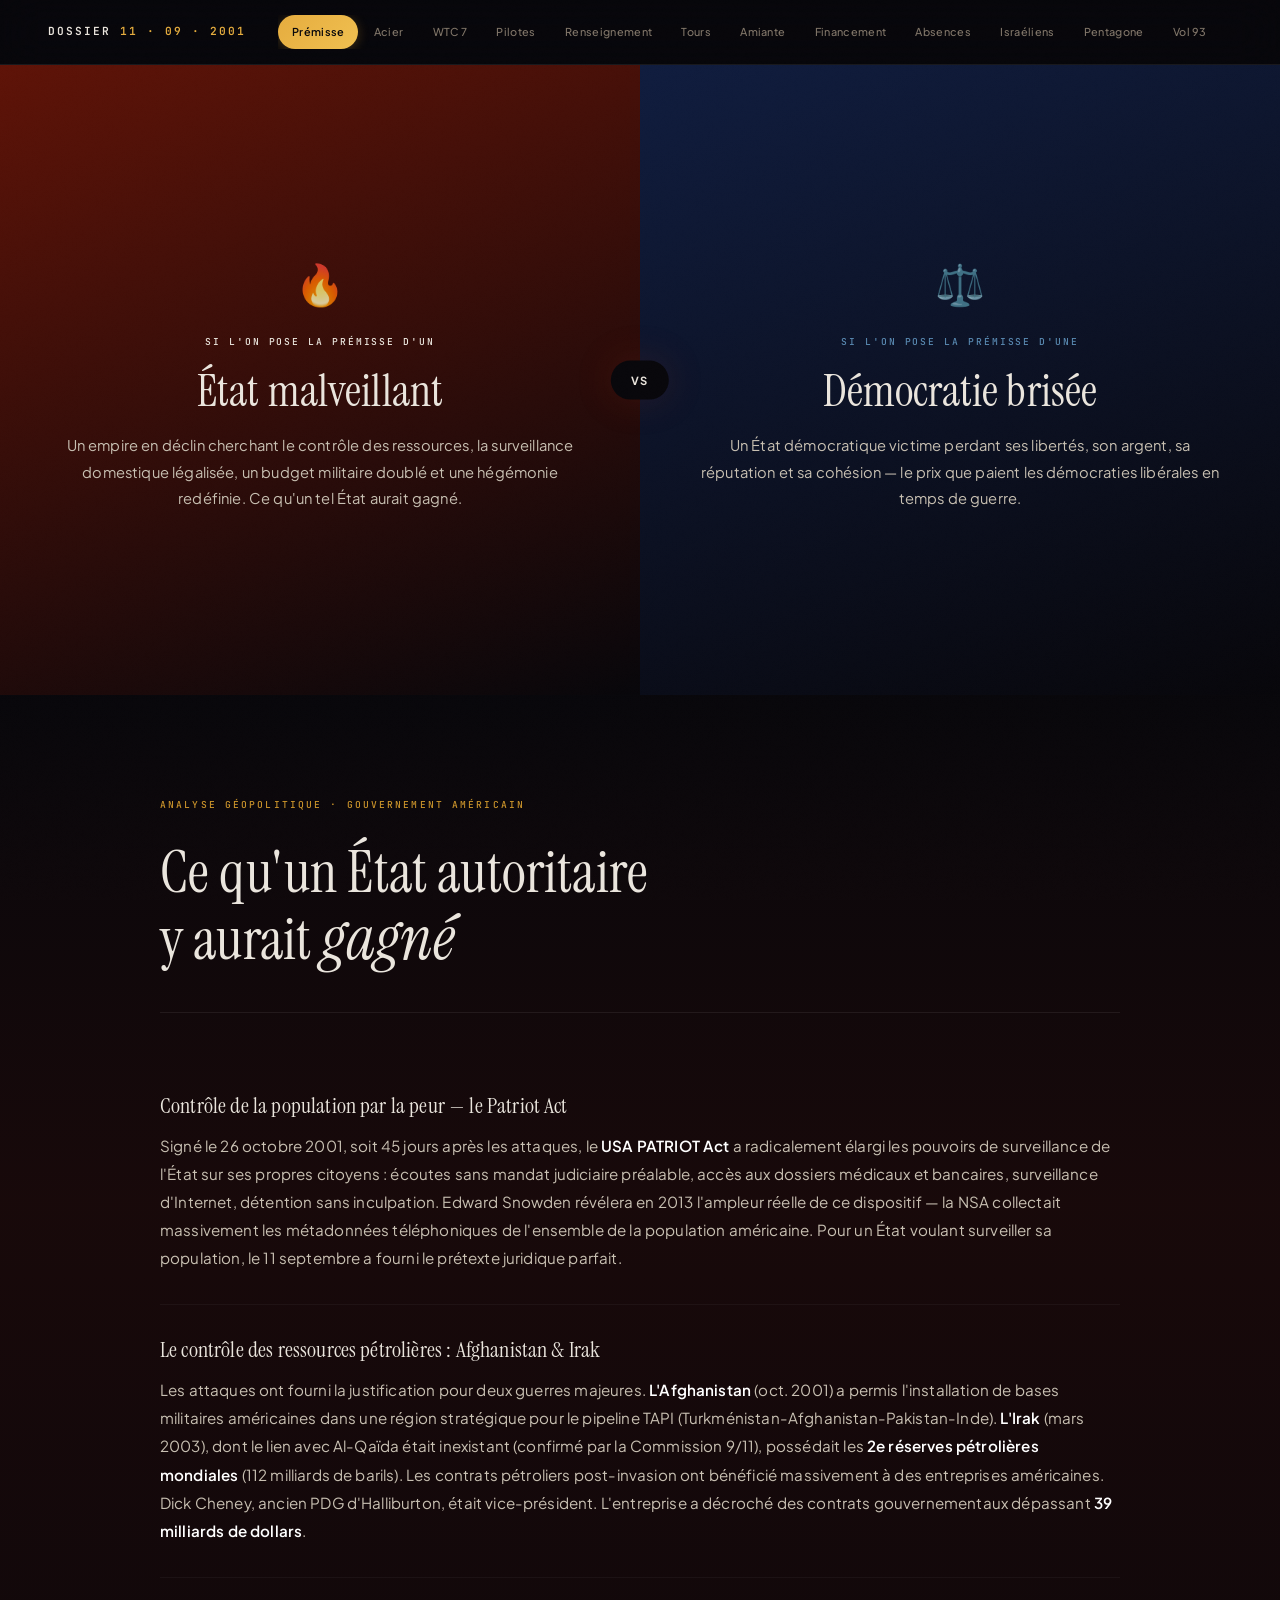
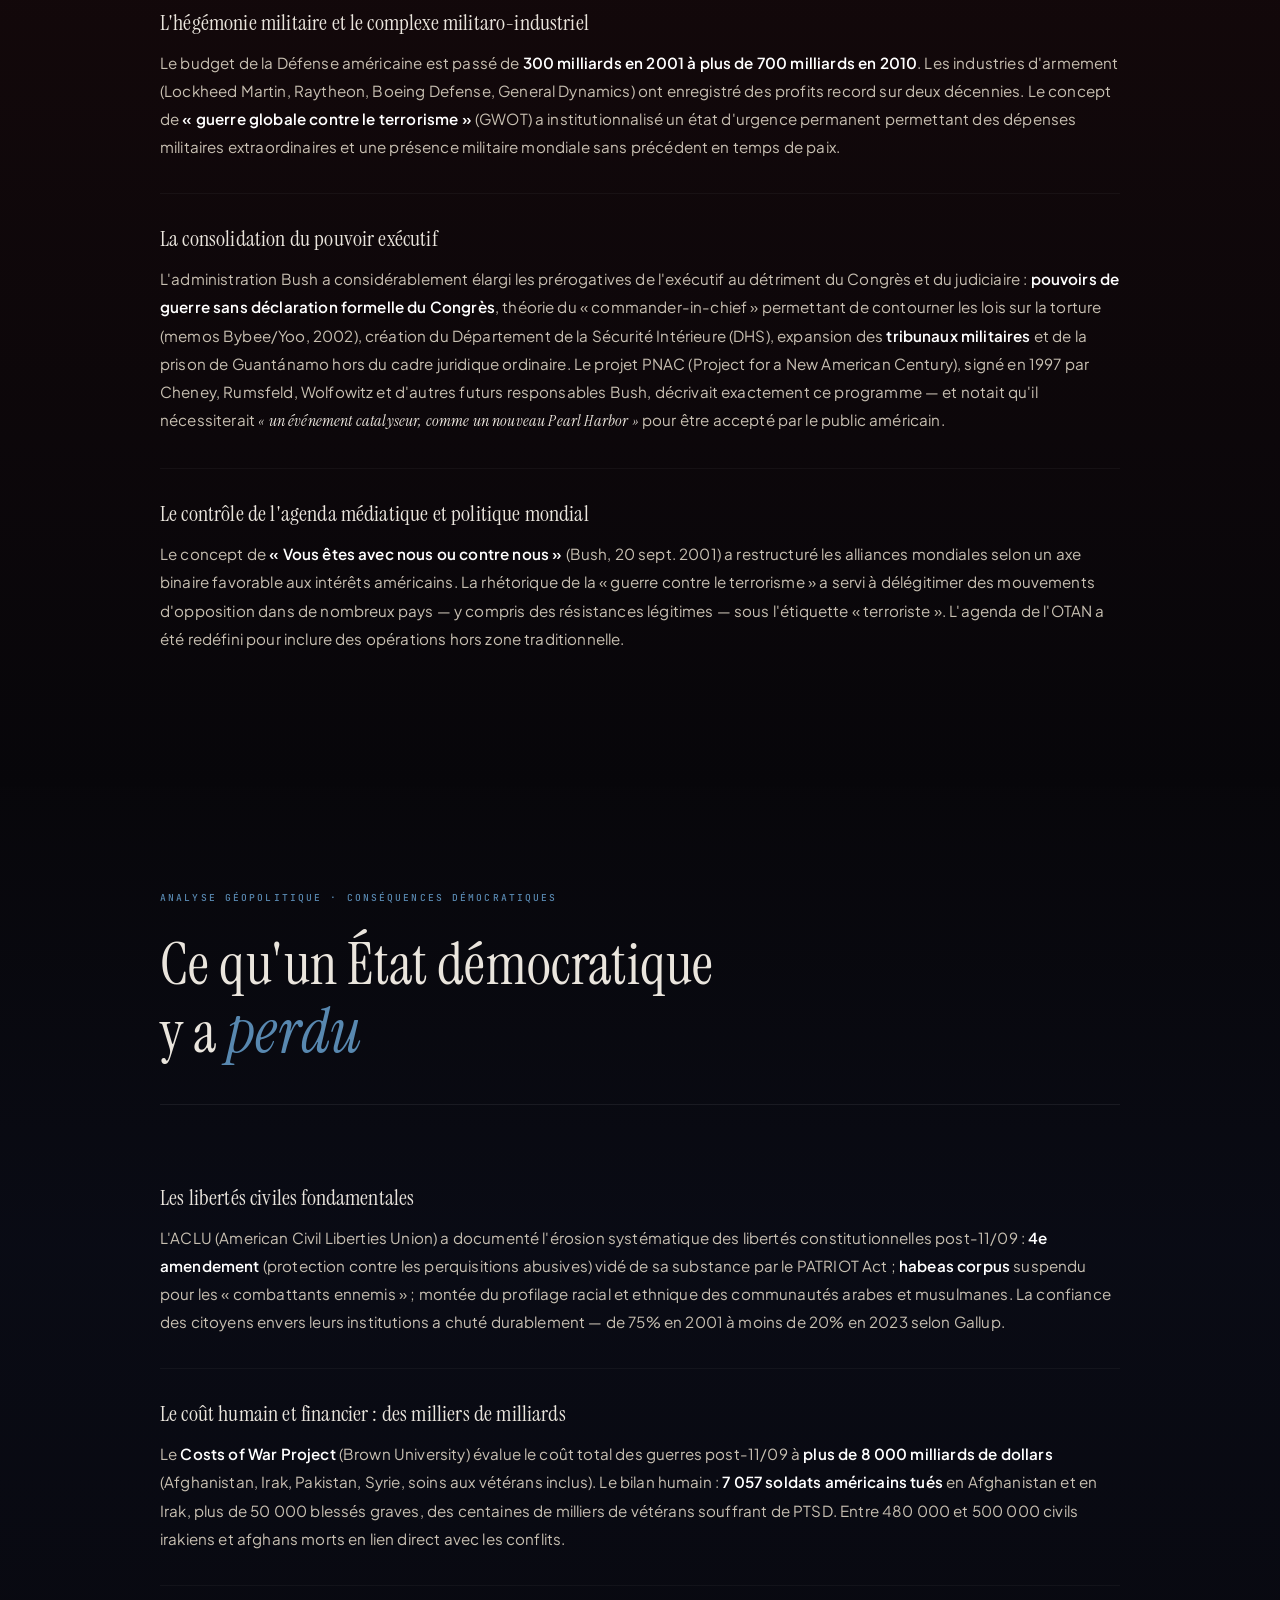
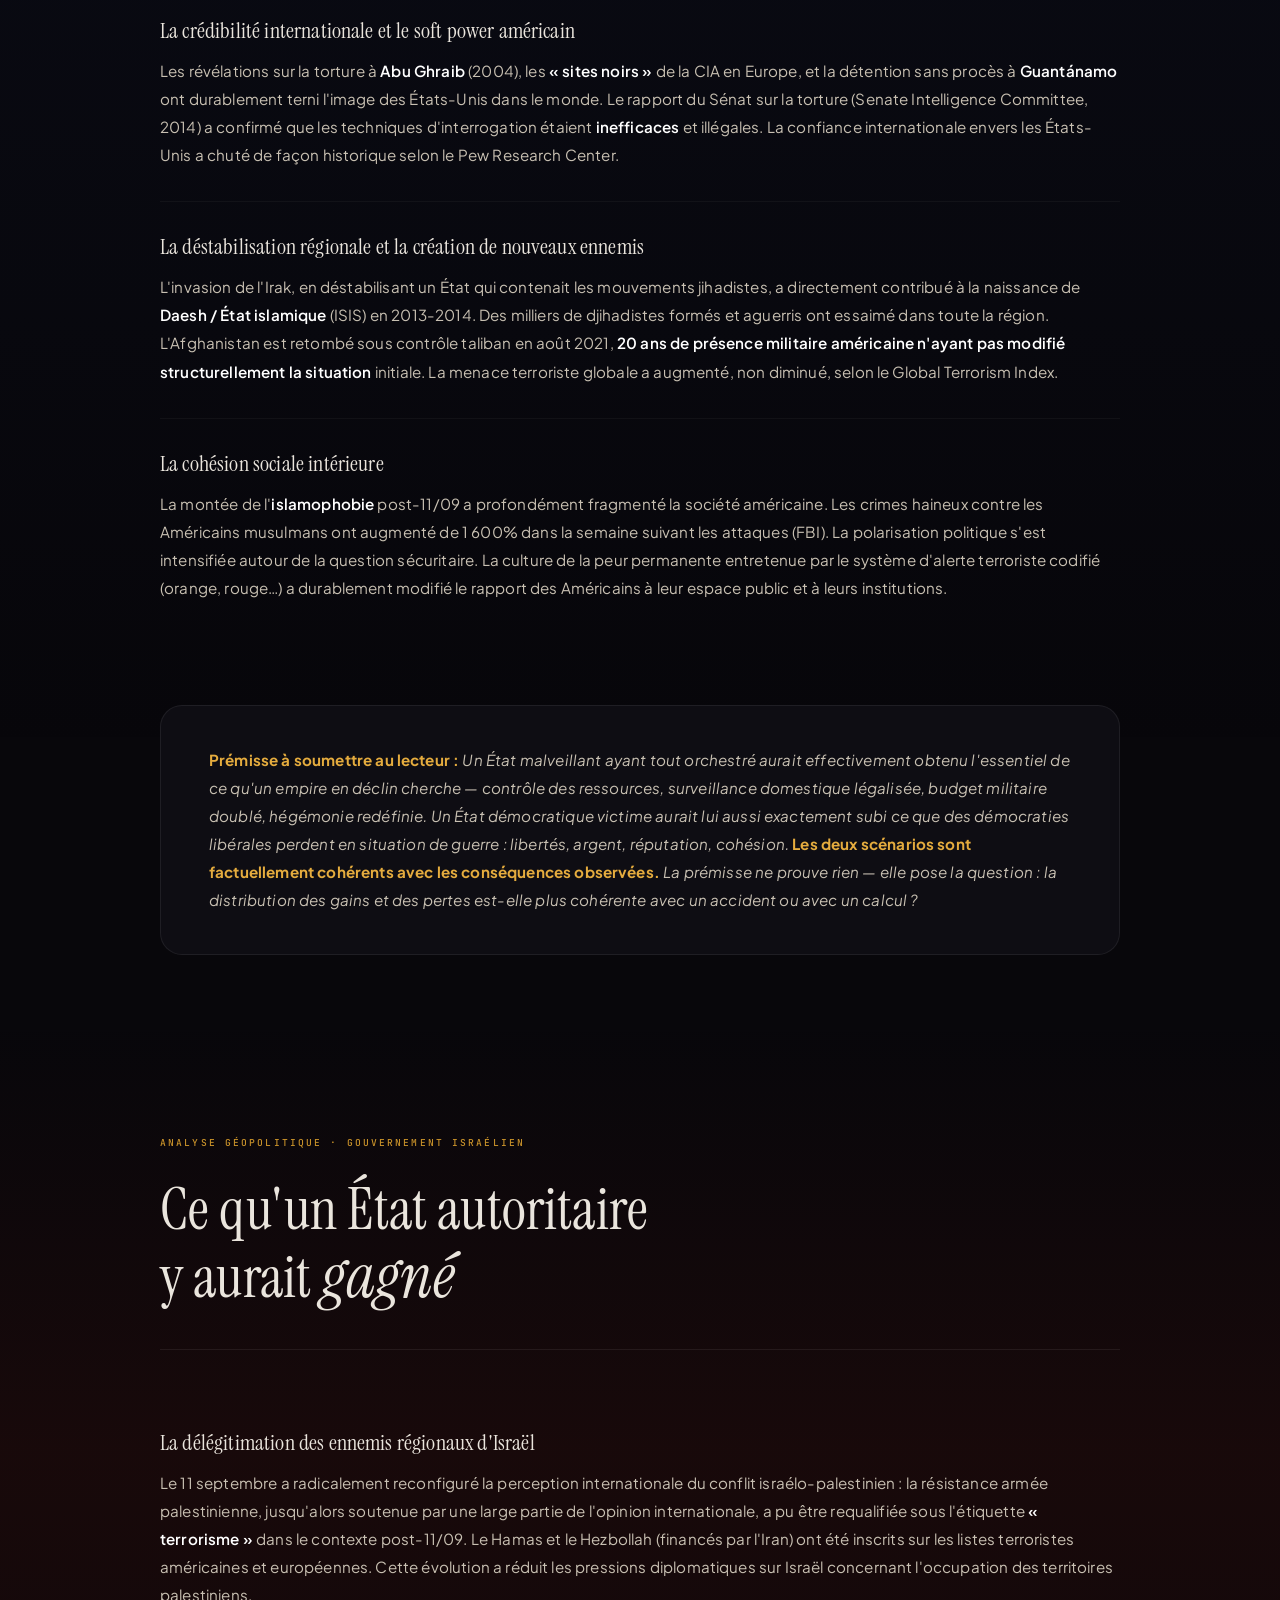
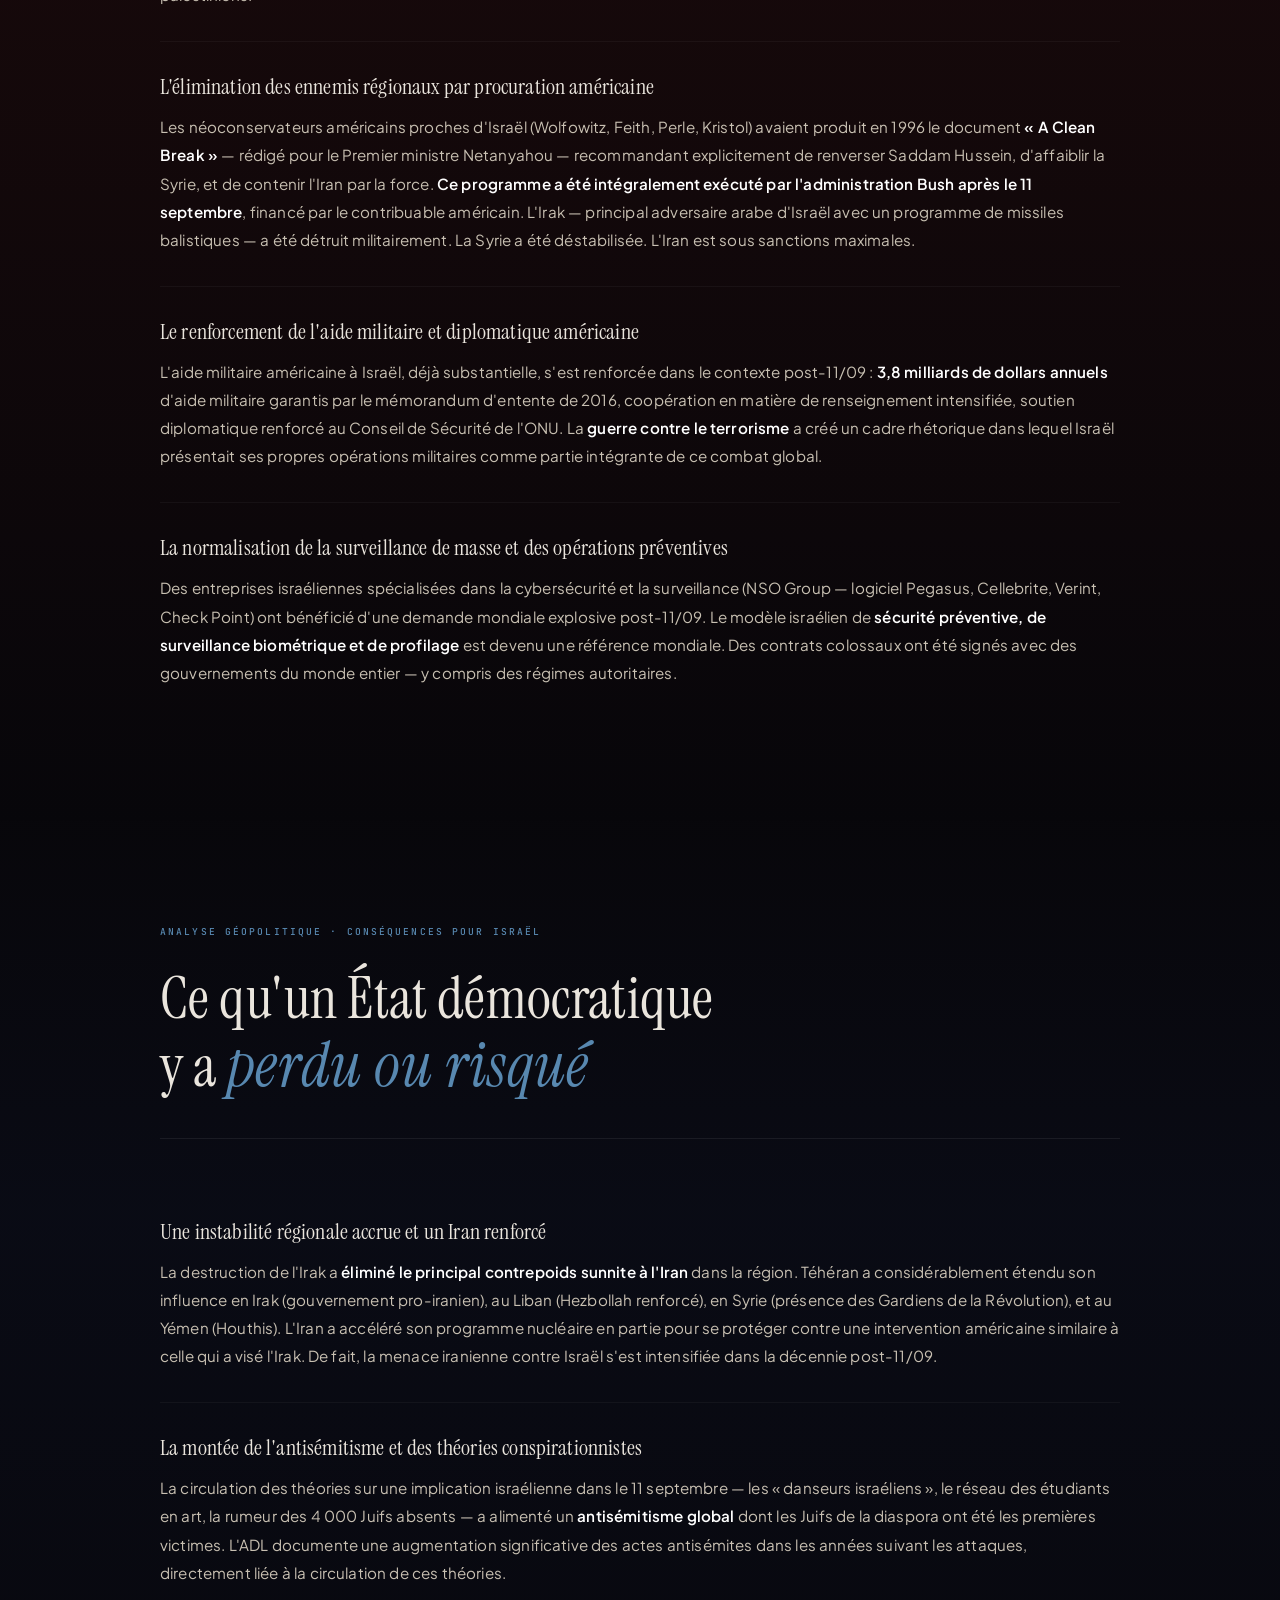
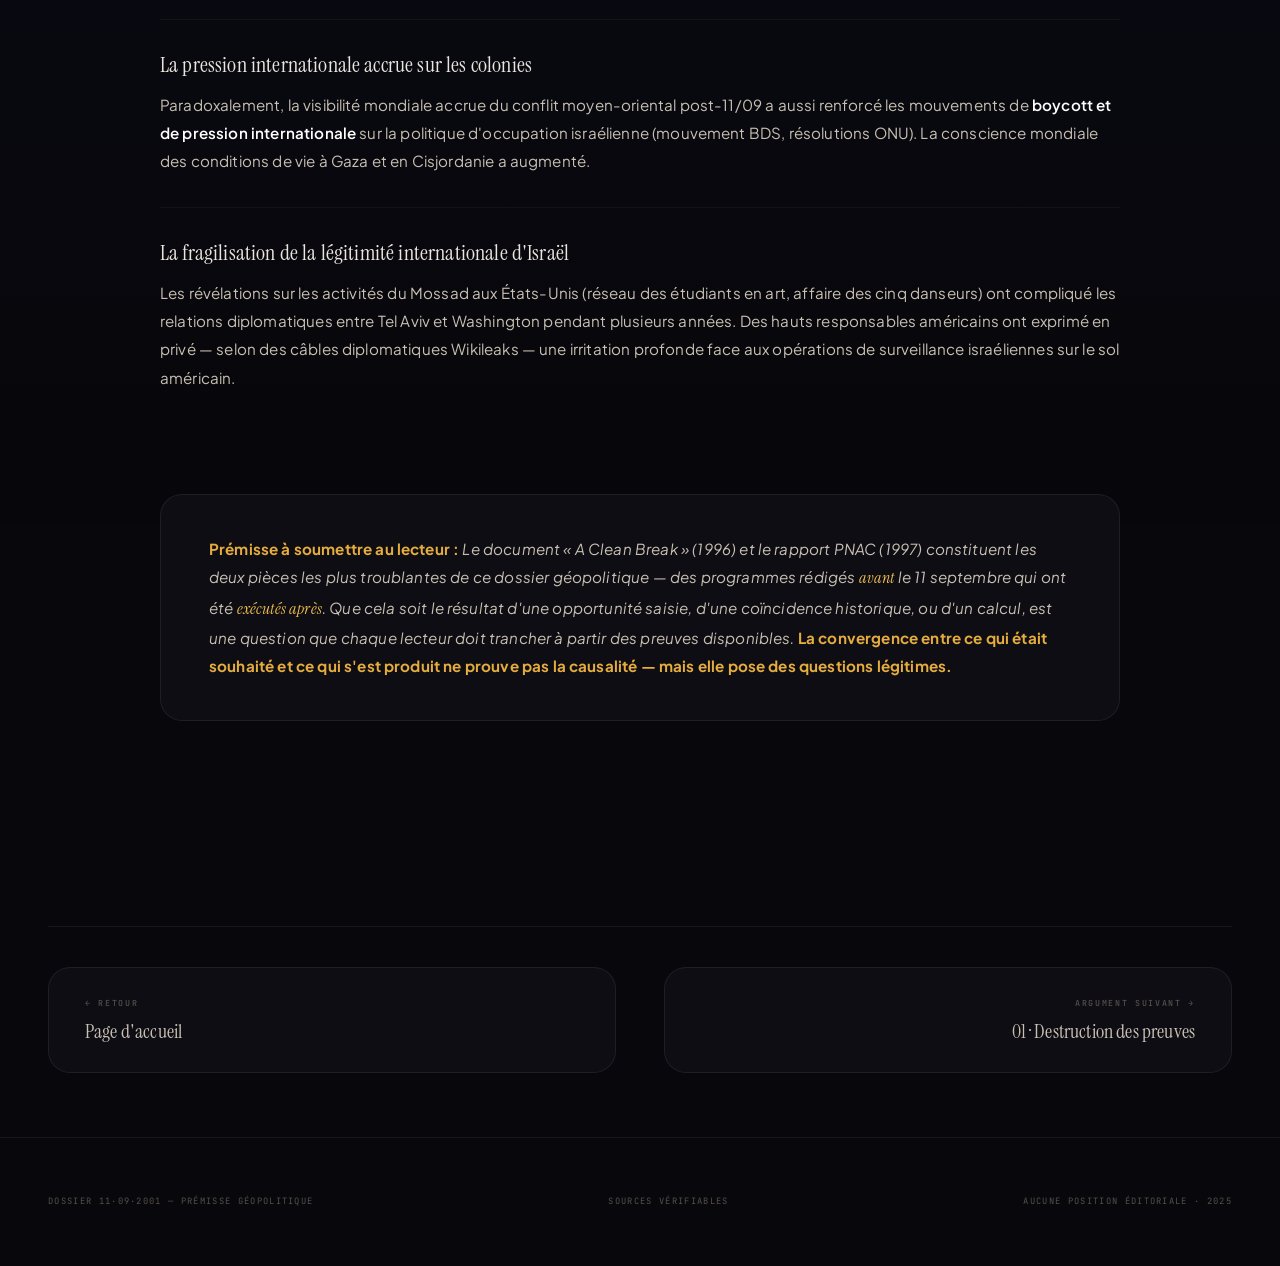
<file: index.html/premisse.html>
<!DOCTYPE html>
<html lang="fr">
<head>
<meta charset="UTF-8">
<meta name="viewport" content="width=device-width, initial-scale=1.0">
<title>Prémisse géopolitique — Dossier 11·09</title>
<link rel="stylesheet" href="style.css">
<style>
/* ══ SPLIT HERO (non-interactive, text visible) ══ */
.split-hero {
  display: flex; min-height: 70vh;
  position: relative;
}
.split-panel {
  flex: 1; position: relative; overflow: hidden;
  display: flex; align-items: center; justify-content: center;
  padding: clamp(3rem,5vw,5rem) clamp(2rem,4vw,4rem);
}
.split-panel-bg {
  position: absolute; inset: 0;
  background-size: cover; background-position: center;
  transition: transform 8s ease-out;
}
.split-panel:hover .split-panel-bg { transform: scale(1.04); }
.split-panel-overlay { position: absolute; inset: 0; }
.panel-fire .split-panel-overlay {
  background: linear-gradient(160deg, rgba(140,25,5,0.65), rgba(7,6,10,0.82));
}
.panel-blue .split-panel-overlay {
  background: linear-gradient(160deg, rgba(20,40,90,0.65), rgba(7,6,10,0.82));
}
.split-panel-content {
  position: relative; z-index: 2;
  max-width: 520px; text-align: center;
}
.split-icon { font-size: 2.5rem; margin-bottom: 1rem; opacity: 0.8; }
.split-subtitle {
  font-family: 'JetBrains Mono', monospace;
  font-size: 0.6rem; letter-spacing: 0.2em;
  text-transform: uppercase; margin-bottom: 1rem; font-weight: 500;
}
.panel-fire .split-subtitle { color: var(--ember-bright); }
.panel-blue .split-subtitle { color: #5888b0; }
.split-title {
  font-family: 'Instrument Serif', serif;
  font-size: clamp(2rem,3.5vw,3.2rem);
  font-weight: 400; color: var(--text); line-height: 1.1;
  margin-bottom: 1rem;
}
.split-desc {
  font-size: 0.92rem; color: var(--text2); line-height: 1.8;
}
.split-divider {
  position: absolute; left: 50%; top: 0; bottom: 0;
  width: 1px; z-index: 10;
  background: linear-gradient(to bottom, transparent, var(--ember), var(--gold-light), var(--ember), transparent);
  transform: translateX(-50%); pointer-events: none;
}
.split-divider-label {
  position: absolute; left: 50%; top: 50%;
  transform: translate(-50%, -50%); z-index: 11;
  background: var(--void); border: 1px solid var(--ember-border);
  padding: 0.6rem 1.25rem;
  font-family: 'Plus Jakarta Sans', sans-serif;
  font-size: 0.7rem; font-weight: 700; letter-spacing: 0.15em;
  text-transform: uppercase; color: var(--ember-bright);
  border-radius: 9999px; pointer-events: none;
  box-shadow: 0 0 40px rgba(192,58,26,0.15);
}
@media(max-width:780px) {
  .split-hero { flex-direction: column; }
  .split-panel { min-height: 45vh; }
  .split-divider { left:0; right:0; top:50%; width:100%; height:1px;
    background: linear-gradient(to right, transparent, var(--ember), var(--gold-light), var(--ember), transparent);
    transform: translateY(-50%); }
}

/* ══ FULL-WIDTH ARGUMENT SECTIONS ══ */
.full-section {
  position: relative; overflow: hidden;
  padding: clamp(4rem,8vw,7rem) clamp(1.5rem,4vw,3rem);
}
.full-section-bg {
  position: absolute; inset: 0;
  background-size: cover; background-position: center;
}
.full-section-overlay { position: absolute; inset: 0; }
.section-fire .full-section-bg {
  filter: brightness(0.15) contrast(1.2) saturate(0.5);
}
.section-fire .full-section-overlay {
  background: linear-gradient(180deg, rgba(7,6,10,0.3) 0%, rgba(140,25,5,0.12) 30%, rgba(7,6,10,0.95) 100%);
}
.section-blue .full-section-bg {
  filter: brightness(0.15) contrast(1.2) saturate(0.4);
}
.section-blue .full-section-overlay {
  background: linear-gradient(180deg, rgba(7,6,10,0.3) 0%, rgba(20,40,90,0.12) 30%, rgba(7,6,10,0.95) 100%);
}
.full-section-inner {
  position: relative; z-index: 2;
  max-width: 960px; margin: 0 auto;
}
.full-section-header {
  margin-bottom: 3rem;
  padding-bottom: 2rem;
  border-bottom: 1px solid var(--border2);
}
.full-section-title {
  font-family: 'Instrument Serif', serif;
  font-size: clamp(2.2rem,4.5vw,3.8rem);
  font-weight: 400; color: var(--text); line-height: 1.08;
  margin-bottom: 0.5rem;
}
.full-section-title em {
  font-style: italic;
}
.section-fire .full-section-title em { color: var(--ember-bright); }
.section-blue .full-section-title em { color: #5888b0; }

.gain-item {
  padding: 2rem 0;
  border-bottom: 1px solid var(--border);
}
.gain-item:last-child { border-bottom: none; }
.gain-item h3 {
  font-family: 'Instrument Serif', serif;
  font-size: 1.35rem; font-weight: 400;
  color: var(--text); margin-bottom: 0.75rem; line-height: 1.25;
}
.gain-item p {
  font-size: 0.95rem; color: var(--text2); line-height: 1.85;
}
.gain-item p strong { color: white; font-weight: 600; }
.gain-item p em { color: var(--text); font-family: 'Instrument Serif', serif; }

.verdict-box {
  max-width: 960px; margin: 0 auto;
  padding: 2.5rem 3rem;
  background: var(--surface);
  border: 1px solid var(--border2);
  border-radius: var(--radius-lg);
  font-style: italic;
  color: var(--text3);
  line-height: 1.85; font-size: 0.95rem;
  position: relative; z-index: 2;
  margin-top: -2rem;
}
.verdict-box strong { color: var(--gold-light); font-style: normal; }
</style>
</head>
<body>
<div class="progress-bar" id="progressBar"></div>

<header>
  <div class="header-inner">
    <a href="index.html" class="site-logo">Dossier <span>11 · 09 · 2001</span></a>
    <nav>
      <a href="premisse.html" class="active">Prémisse</a>
      <a href="acier.html">Acier</a>
      <a href="wtc7.html">WTC 7</a>
      <a href="pilotes.html">Pilotes</a>
      <a href="renseignement.html">Renseignement</a>
      <a href="tours.html">Tours</a>
      <a href="amiante.html">Amiante</a>
      <a href="financement.html">Financement</a>
      <a href="absences.html">Absences</a>
      <a href="israeliens.html">Israéliens</a>
      <a href="pentagon.html">Pentagone</a>
      <a href="vol93.html">Vol 93</a>
      <a href="ecole.html">École</a>
      <a href="sources.html">Sources</a>
    </nav>
  </div>
</header>

<!-- ══════════════════════════════════════════════
     SPLIT HERO — Texte visible directement
     ══════════════════════════════════════════════ -->
<div class="split-hero">
  <div class="split-panel panel-fire">
    <div class="split-panel-bg" style="background-image:url('https://images.unsplash.com/photo-1462332420958-a05d1e002413?w=1200&q=80')"></div>
    <div class="split-panel-overlay"></div>
    <div class="split-panel-content">
      <div class="split-icon">🔥</div>
      <div class="split-subtitle">Si l'on pose la prémisse d'un</div>
      <div class="split-title">État malveillant</div>
      <div class="split-desc">Un empire en déclin cherchant le contrôle des ressources, la surveillance domestique légalisée, un budget militaire doublé et une hégémonie redéfinie. Ce qu'un tel État aurait gagné.</div>
    </div>
  </div>

  <div class="split-divider"></div>
  <div class="split-divider-label">VS</div>

  <div class="split-panel panel-blue">
    <div class="split-panel-bg" style="background-image:url('https://images.unsplash.com/photo-1569974498991-d3c12a504f95?w=1200&q=80')"></div>
    <div class="split-panel-overlay"></div>
    <div class="split-panel-content">
      <div class="split-icon">⚖️</div>
      <div class="split-subtitle">Si l'on pose la prémisse d'une</div>
      <div class="split-title">Démocratie brisée</div>
      <div class="split-desc">Un État démocratique victime perdant ses libertés, son argent, sa réputation et sa cohésion — le prix que paient les démocraties libérales en temps de guerre.</div>
    </div>
  </div>
</div>

<!-- ══════════════════════════════════════════════
     SECTION 1 — ÉTAT MALVEILLANT (image flamme en fond)
     ══════════════════════════════════════════════ -->
<div class="full-section section-fire">
  <div class="full-section-bg" style="background-image:url('https://images.unsplash.com/photo-1462332420958-a05d1e002413?w=1400&q=80')"></div>
  <div class="full-section-overlay"></div>
  <div class="full-section-inner">
    <div class="full-section-header">
      <div class="section-label">Analyse géopolitique · Gouvernement américain</div>
      <div class="full-section-title">Ce qu'un État autoritaire<br>y aurait <em>gagné</em></div>
    </div>

    <div class="gain-item fade-in">
      <h3>Contrôle de la population par la peur — le Patriot Act</h3>
      <p>Signé le 26 octobre 2001, soit 45 jours après les attaques, le <strong>USA PATRIOT Act</strong> a radicalement élargi les pouvoirs de surveillance de l'État sur ses propres citoyens : écoutes sans mandat judiciaire préalable, accès aux dossiers médicaux et bancaires, surveillance d'Internet, détention sans inculpation. Edward Snowden révélera en 2013 l'ampleur réelle de ce dispositif — la NSA collectait massivement les métadonnées téléphoniques de l'ensemble de la population américaine. Pour un État voulant surveiller sa population, le 11 septembre a fourni le prétexte juridique parfait.</p>
    </div>

    <div class="gain-item fade-in">
      <h3>Le contrôle des ressources pétrolières : Afghanistan &amp; Irak</h3>
      <p>Les attaques ont fourni la justification pour deux guerres majeures. <strong>L'Afghanistan</strong> (oct. 2001) a permis l'installation de bases militaires américaines dans une région stratégique pour le pipeline TAPI (Turkménistan-Afghanistan-Pakistan-Inde). <strong>L'Irak</strong> (mars 2003), dont le lien avec Al-Qaïda était inexistant (confirmé par la Commission 9/11), possédait les <strong>2e réserves pétrolières mondiales</strong> (112 milliards de barils). Les contrats pétroliers post-invasion ont bénéficié massivement à des entreprises américaines. Dick Cheney, ancien PDG d'Halliburton, était vice-président. L'entreprise a décroché des contrats gouvernementaux dépassant <strong>39 milliards de dollars</strong>.</p>
    </div>

    <div class="gain-item fade-in">
      <h3>L'hégémonie militaire et le complexe militaro-industriel</h3>
      <p>Le budget de la Défense américaine est passé de <strong>300 milliards en 2001 à plus de 700 milliards en 2010</strong>. Les industries d'armement (Lockheed Martin, Raytheon, Boeing Defense, General Dynamics) ont enregistré des profits record sur deux décennies. Le concept de <strong>« guerre globale contre le terrorisme »</strong> (GWOT) a institutionnalisé un état d'urgence permanent permettant des dépenses militaires extraordinaires et une présence militaire mondiale sans précédent en temps de paix.</p>
    </div>

    <div class="gain-item fade-in">
      <h3>La consolidation du pouvoir exécutif</h3>
      <p>L'administration Bush a considérablement élargi les prérogatives de l'exécutif au détriment du Congrès et du judiciaire : <strong>pouvoirs de guerre sans déclaration formelle du Congrès</strong>, théorie du « commander-in-chief » permettant de contourner les lois sur la torture (memos Bybee/Yoo, 2002), création du Département de la Sécurité Intérieure (DHS), expansion des <strong>tribunaux militaires</strong> et de la prison de Guantánamo hors du cadre juridique ordinaire. Le projet PNAC (Project for a New American Century), signé en 1997 par Cheney, Rumsfeld, Wolfowitz et d'autres futurs responsables Bush, décrivait exactement ce programme — et notait qu'il nécessiterait <em>« un événement catalyseur, comme un nouveau Pearl Harbor »</em> pour être accepté par le public américain.</p>
    </div>

    <div class="gain-item fade-in">
      <h3>Le contrôle de l'agenda médiatique et politique mondial</h3>
      <p>Le concept de <strong>« Vous êtes avec nous ou contre nous »</strong> (Bush, 20 sept. 2001) a restructuré les alliances mondiales selon un axe binaire favorable aux intérêts américains. La rhétorique de la « guerre contre le terrorisme » a servi à délégitimer des mouvements d'opposition dans de nombreux pays — y compris des résistances légitimes — sous l'étiquette « terroriste ». L'agenda de l'OTAN a été redéfini pour inclure des opérations hors zone traditionnelle.</p>
    </div>
  </div>
</div>

<!-- ══════════════════════════════════════════════
     SECTION 2 — DÉMOCRATIE BRISÉE (image statue en fond)
     ══════════════════════════════════════════════ -->
<div class="full-section section-blue">
  <div class="full-section-bg" style="background-image:url('https://images.unsplash.com/photo-1569974498991-d3c12a504f95?w=1400&q=80')"></div>
  <div class="full-section-overlay"></div>
  <div class="full-section-inner">
    <div class="full-section-header">
      <div class="section-label" style="color:#5888b0">Analyse géopolitique · Conséquences démocratiques</div>
      <div class="full-section-title">Ce qu'un État démocratique<br>y a <em>perdu</em></div>
    </div>

    <div class="gain-item fade-in">
      <h3>Les libertés civiles fondamentales</h3>
      <p>L'ACLU (American Civil Liberties Union) a documenté l'érosion systématique des libertés constitutionnelles post-11/09 : <strong>4e amendement</strong> (protection contre les perquisitions abusives) vidé de sa substance par le PATRIOT Act ; <strong>habeas corpus</strong> suspendu pour les « combattants ennemis » ; montée du profilage racial et ethnique des communautés arabes et musulmanes. La confiance des citoyens envers leurs institutions a chuté durablement — de 75% en 2001 à moins de 20% en 2023 selon Gallup.</p>
    </div>

    <div class="gain-item fade-in">
      <h3>Le coût humain et financier : des milliers de milliards</h3>
      <p>Le <strong>Costs of War Project</strong> (Brown University) évalue le coût total des guerres post-11/09 à <strong>plus de 8 000 milliards de dollars</strong> (Afghanistan, Irak, Pakistan, Syrie, soins aux vétérans inclus). Le bilan humain : <strong>7 057 soldats américains tués</strong> en Afghanistan et en Irak, plus de 50 000 blessés graves, des centaines de milliers de vétérans souffrant de PTSD. Entre 480 000 et 500 000 civils irakiens et afghans morts en lien direct avec les conflits.</p>
    </div>

    <div class="gain-item fade-in">
      <h3>La crédibilité internationale et le soft power américain</h3>
      <p>Les révélations sur la torture à <strong>Abu Ghraib</strong> (2004), les <strong>« sites noirs »</strong> de la CIA en Europe, et la détention sans procès à <strong>Guantánamo</strong> ont durablement terni l'image des États-Unis dans le monde. Le rapport du Sénat sur la torture (Senate Intelligence Committee, 2014) a confirmé que les techniques d'interrogation étaient <strong>inefficaces</strong> et illégales. La confiance internationale envers les États-Unis a chuté de façon historique selon le Pew Research Center.</p>
    </div>

    <div class="gain-item fade-in">
      <h3>La déstabilisation régionale et la création de nouveaux ennemis</h3>
      <p>L'invasion de l'Irak, en déstabilisant un État qui contenait les mouvements jihadistes, a directement contribué à la naissance de <strong>Daesh / État islamique</strong> (ISIS) en 2013-2014. Des milliers de djihadistes formés et aguerris ont essaimé dans toute la région. L'Afghanistan est retombé sous contrôle taliban en août 2021, <strong>20 ans de présence militaire américaine n'ayant pas modifié structurellement la situation</strong> initiale. La menace terroriste globale a augmenté, non diminué, selon le Global Terrorism Index.</p>
    </div>

    <div class="gain-item fade-in">
      <h3>La cohésion sociale intérieure</h3>
      <p>La montée de l'<strong>islamophobie</strong> post-11/09 a profondément fragmenté la société américaine. Les crimes haineux contre les Américains musulmans ont augmenté de 1 600% dans la semaine suivant les attaques (FBI). La polarisation politique s'est intensifiée autour de la question sécuritaire. La culture de la peur permanente entretenue par le système d'alerte terroriste codifié (orange, rouge…) a durablement modifié le rapport des Américains à leur espace public et à leurs institutions.</p>
    </div>
  </div>
</div>

<!-- ══ VERDICT USA ══ -->
<div style="padding: 0 clamp(1.5rem,4vw,3rem) clamp(4rem,6vw,5rem);">
  <div class="verdict-box fade-in">
    <strong>Prémisse à soumettre au lecteur :</strong> Un État malveillant ayant tout orchestré aurait effectivement obtenu l'essentiel de ce qu'un empire en déclin cherche — contrôle des ressources, surveillance domestique légalisée, budget militaire doublé, hégémonie redéfinie. Un État démocratique victime aurait lui aussi exactement subi ce que des démocraties libérales perdent en situation de guerre : libertés, argent, réputation, cohésion. <strong>Les deux scénarios sont factuellement cohérents avec les conséquences observées.</strong> La prémisse ne prouve rien — elle pose la question : la distribution des gains et des pertes est-elle plus cohérente avec un accident ou avec un calcul ?
  </div>
</div>

<!-- ══════════════════════════════════════════════
     SECTION 3 — ISRAËL : CE QU'UN ÉTAT Y AURAIT GAGNÉ
     ══════════════════════════════════════════════ -->
<div class="full-section section-fire">
  <div class="full-section-bg" style="background-image:url('https://images.unsplash.com/photo-1550751827-4bd374c3f58b?w=1400&q=80')"></div>
  <div class="full-section-overlay"></div>
  <div class="full-section-inner">
    <div class="full-section-header">
      <div class="section-label">Analyse géopolitique · Gouvernement israélien</div>
      <div class="full-section-title">Ce qu'un État autoritaire<br>y aurait <em>gagné</em></div>
    </div>

    <div class="gain-item fade-in">
      <h3>La délégitimation des ennemis régionaux d'Israël</h3>
      <p>Le 11 septembre a radicalement reconfiguré la perception internationale du conflit israélo-palestinien : la résistance armée palestinienne, jusqu'alors soutenue par une large partie de l'opinion internationale, a pu être requalifiée sous l'étiquette <strong>« terrorisme »</strong> dans le contexte post-11/09. Le Hamas et le Hezbollah (financés par l'Iran) ont été inscrits sur les listes terroristes américaines et européennes. Cette évolution a réduit les pressions diplomatiques sur Israël concernant l'occupation des territoires palestiniens.</p>
    </div>

    <div class="gain-item fade-in">
      <h3>L'élimination des ennemis régionaux par procuration américaine</h3>
      <p>Les néoconservateurs américains proches d'Israël (Wolfowitz, Feith, Perle, Kristol) avaient produit en 1996 le document <strong>« A Clean Break »</strong> — rédigé pour le Premier ministre Netanyahou — recommandant explicitement de renverser Saddam Hussein, d'affaiblir la Syrie, et de contenir l'Iran par la force. <strong>Ce programme a été intégralement exécuté par l'administration Bush après le 11 septembre</strong>, financé par le contribuable américain. L'Irak — principal adversaire arabe d'Israël avec un programme de missiles balistiques — a été détruit militairement. La Syrie a été déstabilisée. L'Iran est sous sanctions maximales.</p>
    </div>

    <div class="gain-item fade-in">
      <h3>Le renforcement de l'aide militaire et diplomatique américaine</h3>
      <p>L'aide militaire américaine à Israël, déjà substantielle, s'est renforcée dans le contexte post-11/09 : <strong>3,8 milliards de dollars annuels</strong> d'aide militaire garantis par le mémorandum d'entente de 2016, coopération en matière de renseignement intensifiée, soutien diplomatique renforcé au Conseil de Sécurité de l'ONU. La <strong>guerre contre le terrorisme</strong> a créé un cadre rhétorique dans lequel Israël présentait ses propres opérations militaires comme partie intégrante de ce combat global.</p>
    </div>

    <div class="gain-item fade-in">
      <h3>La normalisation de la surveillance de masse et des opérations préventives</h3>
      <p>Des entreprises israéliennes spécialisées dans la cybersécurité et la surveillance (NSO Group — logiciel Pegasus, Cellebrite, Verint, Check Point) ont bénéficié d'une demande mondiale explosive post-11/09. Le modèle israélien de <strong>sécurité préventive, de surveillance biométrique et de profilage</strong> est devenu une référence mondiale. Des contrats colossaux ont été signés avec des gouvernements du monde entier — y compris des régimes autoritaires.</p>
    </div>
  </div>
</div>

<!-- ══════════════════════════════════════════════
     SECTION 4 — ISRAËL : CE QU'UN ÉTAT Y A PERDU
     ══════════════════════════════════════════════ -->
<div class="full-section section-blue">
  <div class="full-section-bg" style="background-image:url('https://images.unsplash.com/photo-1569974498991-d3c12a504f95?w=1400&q=80')"></div>
  <div class="full-section-overlay"></div>
  <div class="full-section-inner">
    <div class="full-section-header">
      <div class="section-label" style="color:#5888b0">Analyse géopolitique · Conséquences pour Israël</div>
      <div class="full-section-title">Ce qu'un État démocratique<br>y a <em>perdu ou risqué</em></div>
    </div>

    <div class="gain-item fade-in">
      <h3>Une instabilité régionale accrue et un Iran renforcé</h3>
      <p>La destruction de l'Irak a <strong>éliminé le principal contrepoids sunnite à l'Iran</strong> dans la région. Téhéran a considérablement étendu son influence en Irak (gouvernement pro-iranien), au Liban (Hezbollah renforcé), en Syrie (présence des Gardiens de la Révolution), et au Yémen (Houthis). L'Iran a accéléré son programme nucléaire en partie pour se protéger contre une intervention américaine similaire à celle qui a visé l'Irak. De fait, la menace iranienne contre Israël s'est intensifiée dans la décennie post-11/09.</p>
    </div>

    <div class="gain-item fade-in">
      <h3>La montée de l'antisémitisme et des théories conspirationnistes</h3>
      <p>La circulation des théories sur une implication israélienne dans le 11 septembre — les « danseurs israéliens », le réseau des étudiants en art, la rumeur des 4 000 Juifs absents — a alimenté un <strong>antisémitisme global</strong> dont les Juifs de la diaspora ont été les premières victimes. L'ADL documente une augmentation significative des actes antisémites dans les années suivant les attaques, directement liée à la circulation de ces théories.</p>
    </div>

    <div class="gain-item fade-in">
      <h3>La pression internationale accrue sur les colonies</h3>
      <p>Paradoxalement, la visibilité mondiale accrue du conflit moyen-oriental post-11/09 a aussi renforcé les mouvements de <strong>boycott et de pression internationale</strong> sur la politique d'occupation israélienne (mouvement BDS, résolutions ONU). La conscience mondiale des conditions de vie à Gaza et en Cisjordanie a augmenté.</p>
    </div>

    <div class="gain-item fade-in">
      <h3>La fragilisation de la légitimité internationale d'Israël</h3>
      <p>Les révélations sur les activités du Mossad aux États-Unis (réseau des étudiants en art, affaire des cinq danseurs) ont compliqué les relations diplomatiques entre Tel Aviv et Washington pendant plusieurs années. Des hauts responsables américains ont exprimé en privé — selon des câbles diplomatiques Wikileaks — une irritation profonde face aux opérations de surveillance israéliennes sur le sol américain.</p>
    </div>
  </div>
</div>

<!-- ══ VERDICT ISRAËL ══ -->
<div style="padding: 0 clamp(1.5rem,4vw,3rem) clamp(4rem,6vw,5rem);">
  <div class="verdict-box fade-in">
    <strong>Prémisse à soumettre au lecteur :</strong> Le document « A Clean Break » (1996) et le rapport PNAC (1997) constituent les deux pièces les plus troublantes de ce dossier géopolitique — des programmes rédigés <em>avant</em> le 11 septembre qui ont été <em>exécutés après</em>. Que cela soit le résultat d'une opportunité saisie, d'une coïncidence historique, ou d'un calcul, est une question que chaque lecteur doit trancher à partir des preuves disponibles. <strong>La convergence entre ce qui était souhaité et ce qui s'est produit ne prouve pas la causalité — mais elle pose des questions légitimes.</strong>
  </div>
</div>

<!-- ══ NAV ══ -->
<div class="page-content">
  <div class="page-nav">
    <a href="index.html">
      <span class="nav-label">← Retour</span>
      <span class="nav-title">Page d'accueil</span>
    </a>
    <a href="acier.html" class="next">
      <span class="nav-label">Argument suivant →</span>
      <span class="nav-title">01 · Destruction des preuves</span>
    </a>
  </div>
</div>

<footer>
  <div class="footer-inner">
    <p>Dossier 11·09·2001 — Prémisse géopolitique</p>
    <p>Sources vérifiables</p>
    <p>Aucune position éditoriale · 2025</p>
  </div>
</footer>

<script>
window.addEventListener('scroll', () => {
  const doc = document.documentElement;
  const pct = (doc.scrollTop || document.body.scrollTop) / (doc.scrollHeight - doc.clientHeight) * 100;
  document.getElementById('progressBar').style.width = pct + '%';
});
const observer = new IntersectionObserver((entries) => {
  entries.forEach((entry) => {
    if (entry.isIntersecting) { entry.target.classList.add('visible'); observer.unobserve(entry.target); }
  });
}, { threshold: 0.1 });
document.querySelectorAll('.fade-in').forEach(el => observer.observe(el));
</script>
</body>
</html>
</file>
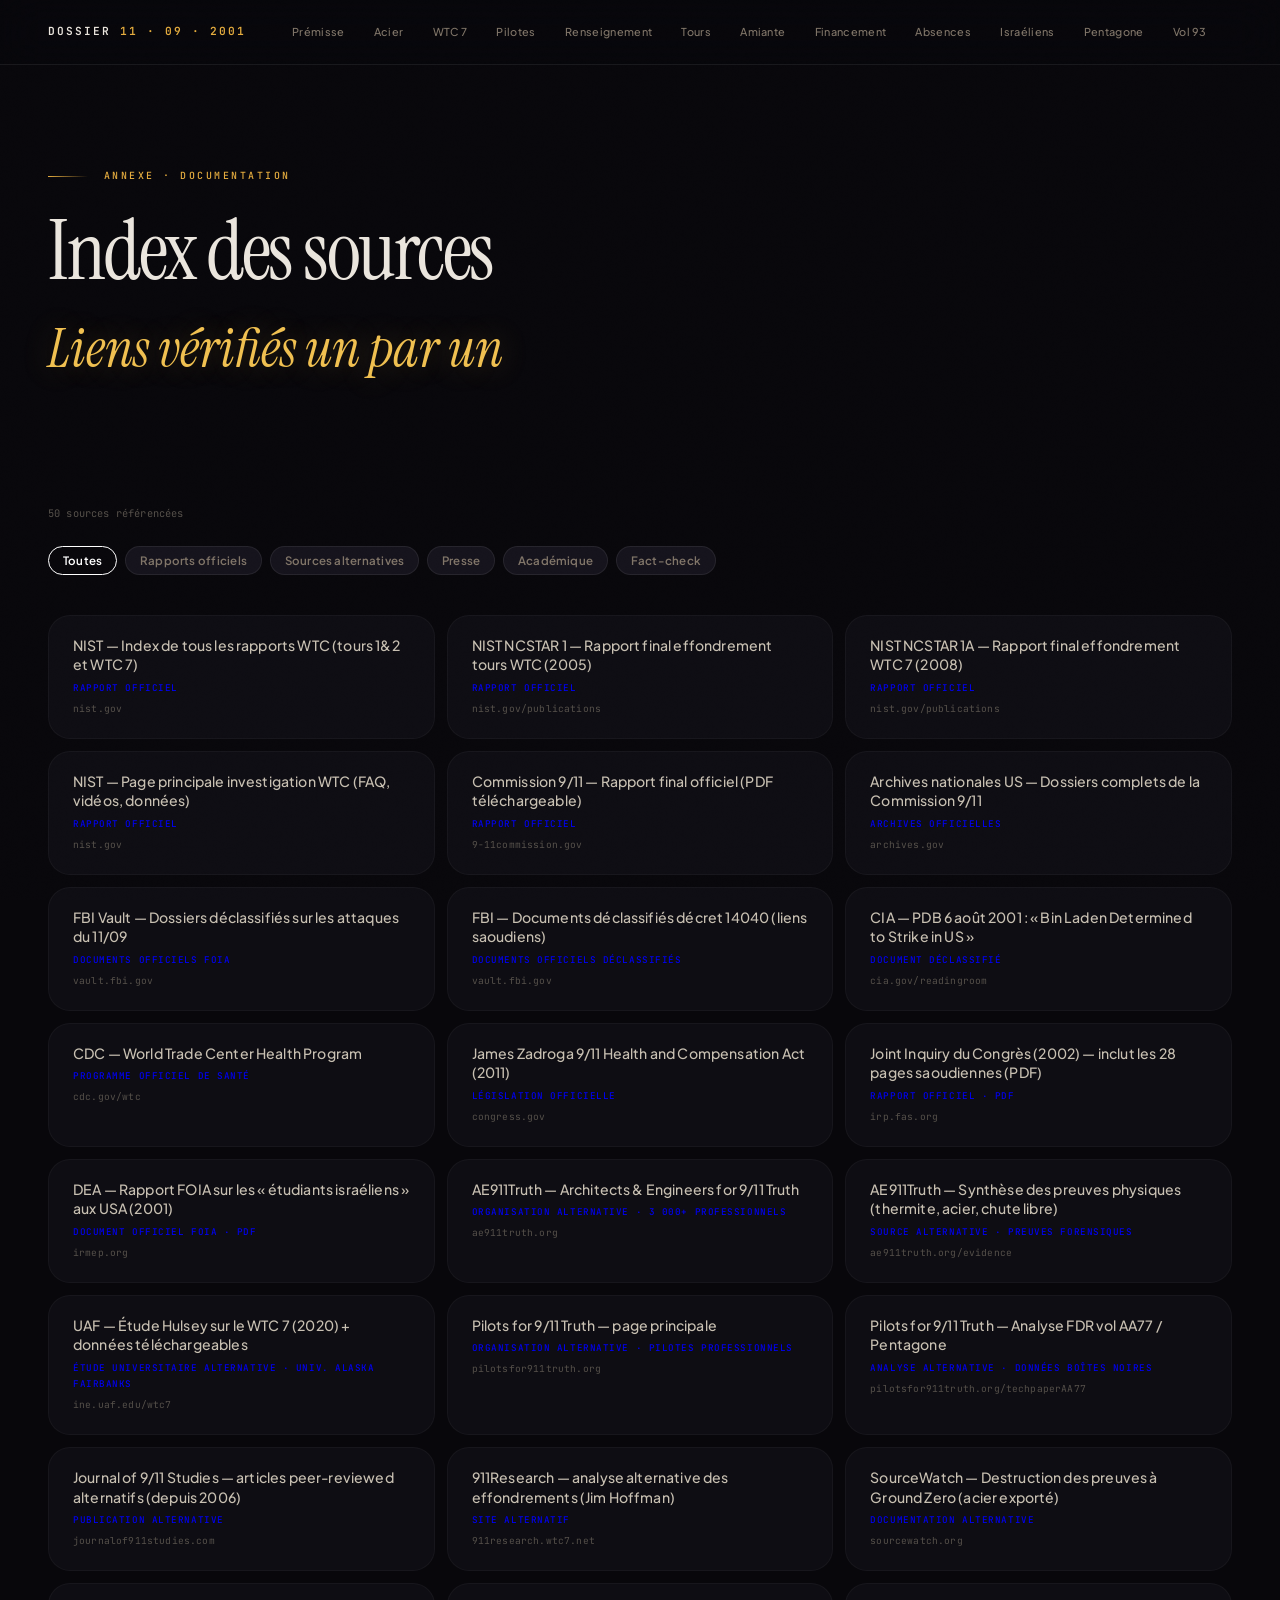
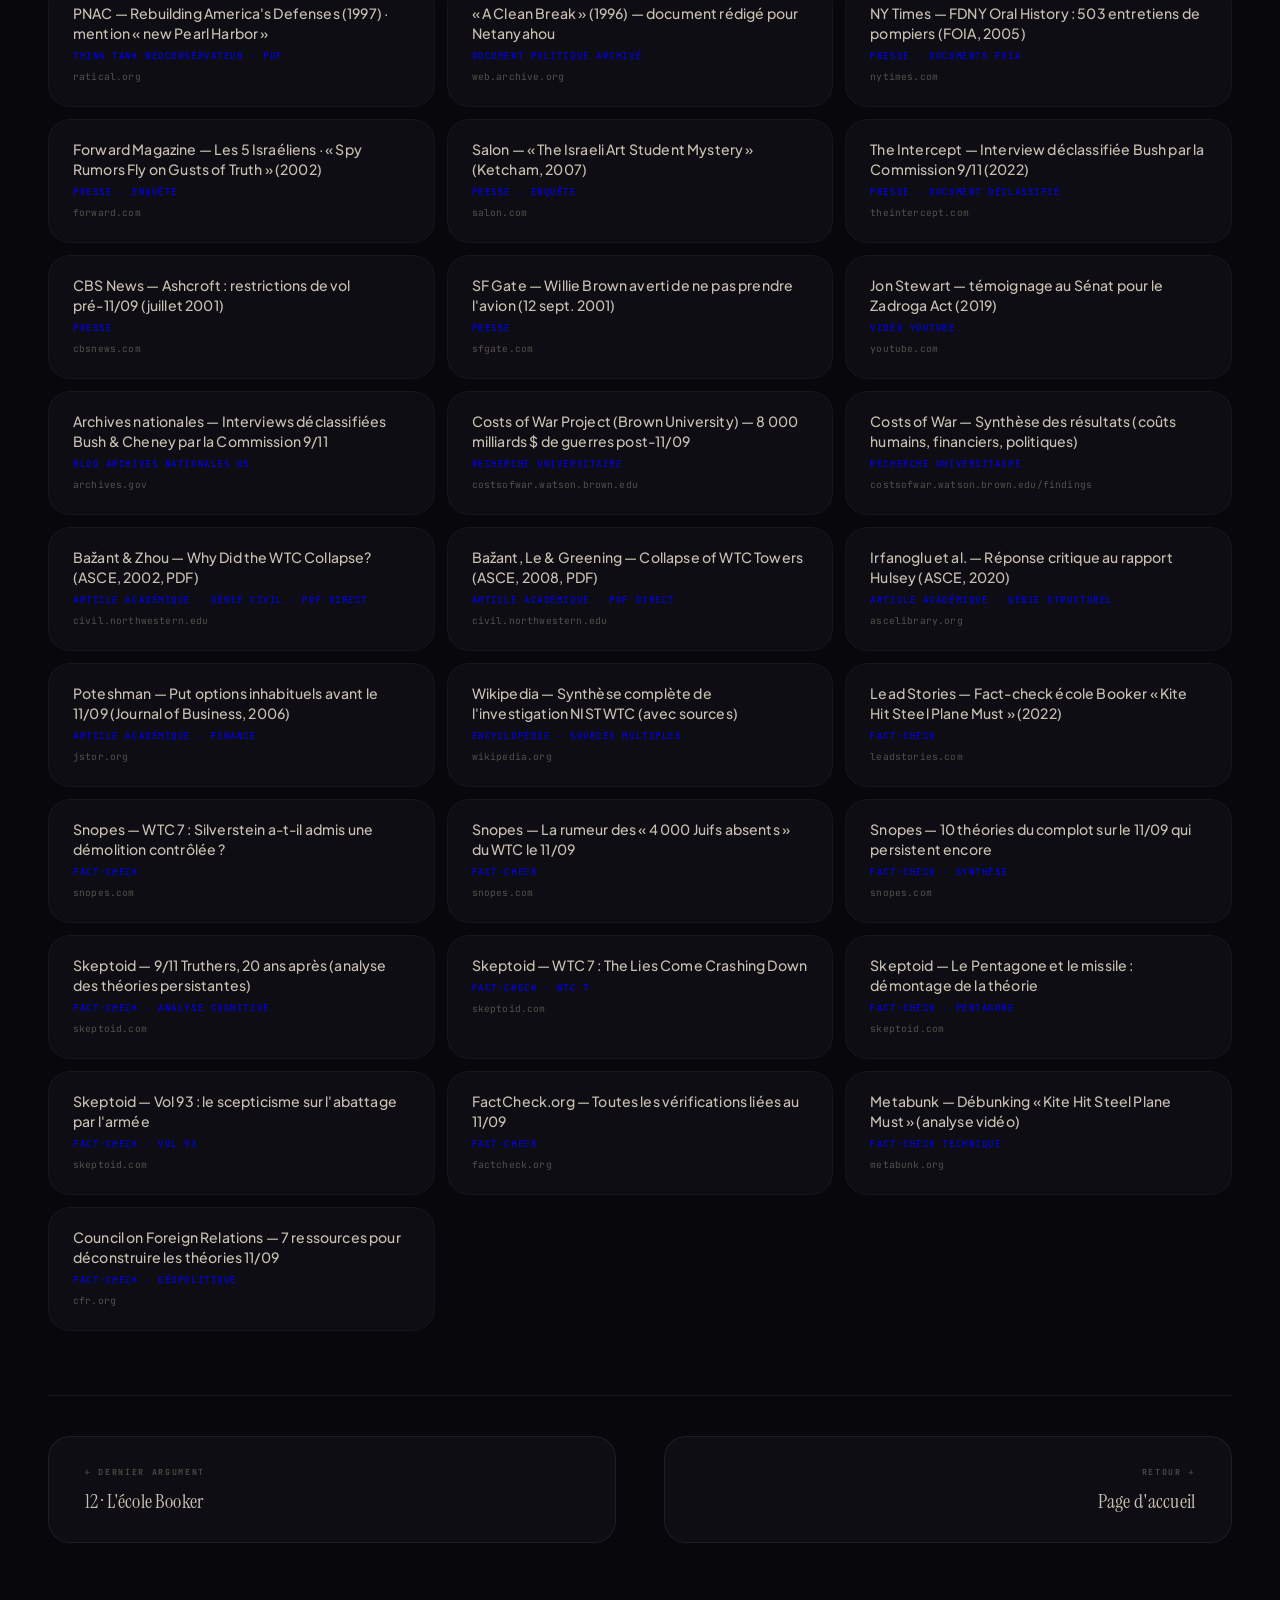
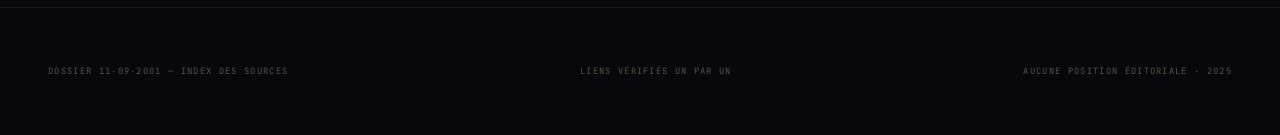
<file: index.html/sources.html>
<!DOCTYPE html>
<html lang="fr">
<head>
<meta charset="UTF-8">
<meta name="viewport" content="width=device-width, initial-scale=1.0">
<title>Index des sources — Dossier 11·09</title>
<link rel="stylesheet" href="style.css">
<style>
.si-cats {
  display: flex; gap: 0.5rem; flex-wrap: wrap; margin-bottom: 2.5rem;
}
.si-cat-btn {
  font-family: 'Plus Jakarta Sans', sans-serif;
  font-size: 0.72rem; font-weight: 600;
  letter-spacing: 0.02em;
  padding: 0.5em 1.2em;
  border: 1px solid var(--border2);
  background: var(--surface2);
  color: var(--text3);
  cursor: pointer;
  transition: all 0.25s var(--ease);
  border-radius: var(--radius-full);
}
.si-cat-btn:hover { color: var(--text); background: var(--surface3); }
.si-cat-btn.active {
  background: var(--ember); color: white;
  border-color: var(--ember);
}
.si-grid {
  display: grid;
  grid-template-columns: repeat(auto-fill, minmax(360px, 1fr));
  gap: 0.75rem;
}
.si-item {
  display: flex; flex-direction: column; gap: 0.3rem;
  padding: 1.25rem 1.5rem;
  text-decoration: none;
  background: var(--surface);
  border: 1px solid var(--border);
  border-radius: var(--radius-lg);
  transition: all 0.3s var(--ease);
}
.si-item:hover {
  background: var(--surface2);
  border-color: var(--ember-border);
  transform: translateY(-2px);
  box-shadow: var(--shadow), var(--shadow-glow);
}
.si-item-title {
  font-family: 'Plus Jakarta Sans', sans-serif;
  font-size: 0.88rem; font-weight: 500;
  color: var(--text2); line-height: 1.4;
}
.si-item:hover .si-item-title { color: var(--text); }
.si-item-meta {
  font-family: 'JetBrains Mono', monospace;
  font-size: 0.58rem; letter-spacing: 0.06em;
  text-transform: uppercase; color: var(--ember-bright);
  font-weight: 500;
}
.si-item-url {
  font-family: 'JetBrains Mono', monospace;
  font-size: 0.6rem; color: var(--text-muted);
  word-break: break-all;
}
.sources-count {
  font-family: 'JetBrains Mono', monospace;
  font-size: 0.65rem; color: var(--text-muted);
  margin-bottom: 1.5rem;
}
@media(max-width:780px) {
  .si-grid { grid-template-columns: 1fr; }
}
</style>
</head>
<body>
<div class="progress-bar" id="progressBar"></div>

<header>
  <div class="header-inner">
    <a href="index.html" class="site-logo">Dossier <span>11 · 09 · 2001</span></a>
    <nav>
      <a href="premisse.html">Prémisse</a>
      <a href="acier.html">Acier</a>
      <a href="wtc7.html">WTC 7</a>
      <a href="pilotes.html">Pilotes</a>
      <a href="renseignement.html">Renseignement</a>
      <a href="tours.html">Tours</a>
      <a href="amiante.html">Amiante</a>
      <a href="financement.html">Financement</a>
      <a href="absences.html">Absences</a>
      <a href="israeliens.html">Israéliens</a>
      <a href="pentagon.html">Pentagone</a>
      <a href="vol93.html">Vol 93</a>
      <a href="ecole.html">École</a>
      <a href="sources.html" class="active">Sources</a>
    </nav>
  </div>
</header>

<div class="page-hero" style="min-height:40vh">
  <div class="page-hero-bg" style="background-image:url('https://images.unsplash.com/photo-1481627834876-b7833e8f5570?w=1200&q=80')"></div>
  <div class="page-hero-overlay"></div>
  <div class="page-hero-content">
    <div class="hero-eyebrow">Annexe · Documentation</div>
    <h1>Index des sources<em>Liens vérifiés un par un</em></h1>
  </div>
</div>

<div class="page-content">
  <div class="sources-count" id="sourcesCount">50 sources référencées</div>

  <div class="si-cats">
    <button class="si-cat-btn active" onclick="filterSources('all')">Toutes</button>
    <button class="si-cat-btn" onclick="filterSources('officiel')">Rapports officiels</button>
    <button class="si-cat-btn" onclick="filterSources('alternatif')">Sources alternatives</button>
    <button class="si-cat-btn" onclick="filterSources('presse')">Presse</button>
    <button class="si-cat-btn" onclick="filterSources('academique')">Académique</button>
    <button class="si-cat-btn" onclick="filterSources('factcheck')">Fact-check</button>
  </div>

  <div class="si-grid" id="si-grid">
    <!-- RAPPORTS OFFICIELS -->
    <a class="si-item" href="https://www.nist.gov/el/final-reports-nist-world-trade-center-disaster-investigation" target="_blank" data-cat="officiel"><span class="si-item-title">NIST — Index de tous les rapports WTC (tours 1&amp;2 et WTC 7)</span><span class="si-item-meta">Rapport officiel</span><span class="si-item-url">nist.gov</span></a>
    <a class="si-item" href="https://www.nist.gov/publications/federal-building-and-fire-safety-investigation-world-trade-center-disaster-final-report" target="_blank" data-cat="officiel"><span class="si-item-title">NIST NCSTAR 1 — Rapport final effondrement tours WTC (2005)</span><span class="si-item-meta">Rapport officiel</span><span class="si-item-url">nist.gov/publications</span></a>
    <a class="si-item" href="https://www.nist.gov/publications/final-report-collapse-world-trade-center-building-7-federal-building-and-fire-safety-0" target="_blank" data-cat="officiel"><span class="si-item-title">NIST NCSTAR 1A — Rapport final effondrement WTC 7 (2008)</span><span class="si-item-meta">Rapport officiel</span><span class="si-item-url">nist.gov/publications</span></a>
    <a class="si-item" href="https://www.nist.gov/world-trade-center-investigation" target="_blank" data-cat="officiel"><span class="si-item-title">NIST — Page principale investigation WTC (FAQ, vidéos, données)</span><span class="si-item-meta">Rapport officiel</span><span class="si-item-url">nist.gov</span></a>
    <a class="si-item" href="https://9-11commission.gov/report/" target="_blank" data-cat="officiel"><span class="si-item-title">Commission 9/11 — Rapport final officiel (PDF téléchargeable)</span><span class="si-item-meta">Rapport officiel</span><span class="si-item-url">9-11commission.gov</span></a>
    <a class="si-item" href="https://www.archives.gov/research/9-11" target="_blank" data-cat="officiel"><span class="si-item-title">Archives nationales US — Dossiers complets de la Commission 9/11</span><span class="si-item-meta">Archives officielles</span><span class="si-item-url">archives.gov</span></a>
    <a class="si-item" href="https://vault.fbi.gov/9-11-attacks-investigation-and-related-materials" target="_blank" data-cat="officiel"><span class="si-item-title">FBI Vault — Dossiers déclassifiés sur les attaques du 11/09</span><span class="si-item-meta">Documents officiels FOIA</span><span class="si-item-url">vault.fbi.gov</span></a>
    <a class="si-item" href="https://vault.fbi.gov/9-11-attacks-investigation-and-related-materials/9-11-material-released-in-response-to-executive-order-14040" target="_blank" data-cat="officiel"><span class="si-item-title">FBI — Documents déclassifiés décret 14040 (liens saoudiens)</span><span class="si-item-meta">Documents officiels déclassifiés</span><span class="si-item-url">vault.fbi.gov</span></a>
    <a class="si-item" href="https://www.cia.gov/readingroom/document/0001109885" target="_blank" data-cat="officiel"><span class="si-item-title">CIA — PDB 6 août 2001 : « Bin Laden Determined to Strike in US »</span><span class="si-item-meta">Document déclassifié</span><span class="si-item-url">cia.gov/readingroom</span></a>
    <a class="si-item" href="https://www.cdc.gov/wtc/index.html" target="_blank" data-cat="officiel"><span class="si-item-title">CDC — World Trade Center Health Program</span><span class="si-item-meta">Programme officiel de santé</span><span class="si-item-url">cdc.gov/wtc</span></a>
    <a class="si-item" href="https://www.congress.gov/bill/111th-congress/house-bill/847" target="_blank" data-cat="officiel"><span class="si-item-title">James Zadroga 9/11 Health and Compensation Act (2011)</span><span class="si-item-meta">Législation officielle</span><span class="si-item-url">congress.gov</span></a>
    <a class="si-item" href="https://irp.fas.org/congress/2002_rpt/911rept.pdf" target="_blank" data-cat="officiel"><span class="si-item-title">Joint Inquiry du Congrès (2002) — inclut les 28 pages saoudiennes (PDF)</span><span class="si-item-meta">Rapport officiel · PDF</span><span class="si-item-url">irp.fas.org</span></a>
    <a class="si-item" href="https://www.irmep.org/ila/forrel/framing/DEAreport.pdf" target="_blank" data-cat="officiel"><span class="si-item-title">DEA — Rapport FOIA sur les « étudiants israéliens » aux USA (2001)</span><span class="si-item-meta">Document officiel FOIA · PDF</span><span class="si-item-url">irmep.org</span></a>

    <!-- SOURCES ALTERNATIVES -->
    <a class="si-item" href="https://www.ae911truth.org" target="_blank" data-cat="alternatif"><span class="si-item-title">AE911Truth — Architects &amp; Engineers for 9/11 Truth</span><span class="si-item-meta">Organisation alternative · 3 000+ professionnels</span><span class="si-item-url">ae911truth.org</span></a>
    <a class="si-item" href="https://www.ae911truth.org/evidence/evidence-overview" target="_blank" data-cat="alternatif"><span class="si-item-title">AE911Truth — Synthèse des preuves physiques (thermite, acier, chute libre)</span><span class="si-item-meta">Source alternative · preuves forensiques</span><span class="si-item-url">ae911truth.org/evidence</span></a>
    <a class="si-item" href="https://ine.uaf.edu/wtc7" target="_blank" data-cat="alternatif"><span class="si-item-title">UAF — Étude Hulsey sur le WTC 7 (2020) + données téléchargeables</span><span class="si-item-meta">Étude universitaire alternative · Univ. Alaska Fairbanks</span><span class="si-item-url">ine.uaf.edu/wtc7</span></a>
    <a class="si-item" href="https://pilotsfor911truth.org/" target="_blank" data-cat="alternatif"><span class="si-item-title">Pilots for 9/11 Truth — page principale</span><span class="si-item-meta">Organisation alternative · pilotes professionnels</span><span class="si-item-url">pilotsfor911truth.org</span></a>
    <a class="si-item" href="https://pilotsfor911truth.org/techpaperAA77/" target="_blank" data-cat="alternatif"><span class="si-item-title">Pilots for 9/11 Truth — Analyse FDR vol AA77 / Pentagone</span><span class="si-item-meta">Analyse alternative · données boîtes noires</span><span class="si-item-url">pilotsfor911truth.org/techpaperAA77</span></a>
    <a class="si-item" href="https://www.journalof911studies.com/" target="_blank" data-cat="alternatif"><span class="si-item-title">Journal of 9/11 Studies — articles peer-reviewed alternatifs (depuis 2006)</span><span class="si-item-meta">Publication alternative</span><span class="si-item-url">journalof911studies.com</span></a>
    <a class="si-item" href="https://911research.wtc7.net" target="_blank" data-cat="alternatif"><span class="si-item-title">911Research — analyse alternative des effondrements (Jim Hoffman)</span><span class="si-item-meta">Site alternatif</span><span class="si-item-url">911research.wtc7.net</span></a>
    <a class="si-item" href="https://www.sourcewatch.org/index.php/Destruction_of_evidence_at_Ground_Zero" target="_blank" data-cat="alternatif"><span class="si-item-title">SourceWatch — Destruction des preuves à Ground Zero (acier exporté)</span><span class="si-item-meta">Documentation alternative</span><span class="si-item-url">sourcewatch.org</span></a>
    <a class="si-item" href="https://www.ratical.org/ratville/CAH/RebuildingAmericasDefenses.pdf" target="_blank" data-cat="alternatif"><span class="si-item-title">PNAC — Rebuilding America's Defenses (1997) · mention « new Pearl Harbor »</span><span class="si-item-meta">Think tank néoconservateur · PDF</span><span class="si-item-url">ratical.org</span></a>
    <a class="si-item" href="https://web.archive.org/web/19990423170939/http://www.israeleconomy.org/strat1.htm" target="_blank" data-cat="alternatif"><span class="si-item-title">« A Clean Break » (1996) — document rédigé pour Netanyahou</span><span class="si-item-meta">Document politique archivé</span><span class="si-item-url">web.archive.org</span></a>

    <!-- PRESSE -->
    <a class="si-item" href="https://www.nytimes.com/packages/html/nyregion/20050812_WTC_GRAPHIC/" target="_blank" data-cat="presse"><span class="si-item-title">NY Times — FDNY Oral History : 503 entretiens de pompiers (FOIA, 2005)</span><span class="si-item-meta">Presse · documents FOIA</span><span class="si-item-url">nytimes.com</span></a>
    <a class="si-item" href="https://forward.com/news/4928/spy-rumors-fly-on-gusts-of-truth/" target="_blank" data-cat="presse"><span class="si-item-title">Forward Magazine — Les 5 Israéliens · « Spy Rumors Fly on Gusts of Truth » (2002)</span><span class="si-item-meta">Presse · enquête</span><span class="si-item-url">forward.com</span></a>
    <a class="si-item" href="https://www.salon.com/2007/05/07/dancing_israelis/" target="_blank" data-cat="presse"><span class="si-item-title">Salon — « The Israeli Art Student Mystery » (Ketcham, 2007)</span><span class="si-item-meta">Presse · enquête</span><span class="si-item-url">salon.com</span></a>
    <a class="si-item" href="https://theintercept.com/2022/09/11/9-11-bush-interview-commission/" target="_blank" data-cat="presse"><span class="si-item-title">The Intercept — Interview déclassifiée Bush par la Commission 9/11 (2022)</span><span class="si-item-meta">Presse · document déclassifié</span><span class="si-item-url">theintercept.com</span></a>
    <a class="si-item" href="https://www.cbsnews.com/news/ashcroft-flying-high/" target="_blank" data-cat="presse"><span class="si-item-title">CBS News — Ashcroft : restrictions de vol pré-11/09 (juillet 2001)</span><span class="si-item-meta">Presse</span><span class="si-item-url">cbsnews.com</span></a>
    <a class="si-item" href="https://www.sfgate.com/news/article/Willie-Brown-got-low-key-warning-about-air-travel-2876742.php" target="_blank" data-cat="presse"><span class="si-item-title">SF Gate — Willie Brown averti de ne pas prendre l'avion (12 sept. 2001)</span><span class="si-item-meta">Presse</span><span class="si-item-url">sfgate.com</span></a>
    <a class="si-item" href="https://www.youtube.com/watch?v=RkVBxAlFqiQ" target="_blank" data-cat="presse"><span class="si-item-title">Jon Stewart — témoignage au Sénat pour le Zadroga Act (2019)</span><span class="si-item-meta">Vidéo YouTube</span><span class="si-item-url">youtube.com</span></a>
    <a class="si-item" href="https://transforming-classification.blogs.archives.gov/2022/11/09/declassified-9-11-commission-interviews-with-bush-and-cheney/" target="_blank" data-cat="presse"><span class="si-item-title">Archives nationales — Interviews déclassifiées Bush &amp; Cheney par la Commission 9/11</span><span class="si-item-meta">Blog Archives nationales US</span><span class="si-item-url">archives.gov</span></a>

    <!-- ACADÉMIQUE -->
    <a class="si-item" href="https://costsofwar.watson.brown.edu/" target="_blank" data-cat="academique"><span class="si-item-title">Costs of War Project (Brown University) — 8 000 milliards $ de guerres post-11/09</span><span class="si-item-meta">Recherche universitaire</span><span class="si-item-url">costsofwar.watson.brown.edu</span></a>
    <a class="si-item" href="https://costsofwar.watson.brown.edu/findings" target="_blank" data-cat="academique"><span class="si-item-title">Costs of War — Synthèse des résultats (coûts humains, financiers, politiques)</span><span class="si-item-meta">Recherche universitaire</span><span class="si-item-url">costsofwar.watson.brown.edu/findings</span></a>
    <a class="si-item" href="https://www.civil.northwestern.edu/people/bazant/PDFs/Papers/340.pdf" target="_blank" data-cat="academique"><span class="si-item-title">Bažant &amp; Zhou — Why Did the WTC Collapse? (ASCE, 2002, PDF)</span><span class="si-item-meta">Article académique · génie civil · PDF direct</span><span class="si-item-url">civil.northwestern.edu</span></a>
    <a class="si-item" href="https://www.civil.northwestern.edu/people/bazant/PDFs/Papers/404.pdf" target="_blank" data-cat="academique"><span class="si-item-title">Bažant, Le &amp; Greening — Collapse of WTC Towers (ASCE, 2008, PDF)</span><span class="si-item-meta">Article académique · PDF direct</span><span class="si-item-url">civil.northwestern.edu</span></a>
    <a class="si-item" href="https://ascelibrary.org/doi/10.1061/%28ASCE%29ST.1943-541X.0002537" target="_blank" data-cat="academique"><span class="si-item-title">Irfanoglu et al. — Réponse critique au rapport Hulsey (ASCE, 2020)</span><span class="si-item-meta">Article académique · génie structurel</span><span class="si-item-url">ascelibrary.org</span></a>
    <a class="si-item" href="https://www.jstor.org/stable/10.1086/503645" target="_blank" data-cat="academique"><span class="si-item-title">Poteshman — Put options inhabituels avant le 11/09 (Journal of Business, 2006)</span><span class="si-item-meta">Article académique · finance</span><span class="si-item-url">jstor.org</span></a>
    <a class="si-item" href="https://en.wikipedia.org/wiki/NIST_World_Trade_Center_Disaster_Investigation" target="_blank" data-cat="academique"><span class="si-item-title">Wikipedia — Synthèse complète de l'investigation NIST WTC (avec sources)</span><span class="si-item-meta">Encyclopédie · sources multiples</span><span class="si-item-url">wikipedia.org</span></a>

    <!-- FACT-CHECK -->
    <a class="si-item" href="https://leadstories.com/hoax-alert/2022/11/fact-check-kids-reading-words-on-9-11-is-not-proof-of-conspiracy.html" target="_blank" data-cat="factcheck"><span class="si-item-title">Lead Stories — Fact-check école Booker « Kite Hit Steel Plane Must » (2022)</span><span class="si-item-meta">Fact-check</span><span class="si-item-url">leadstories.com</span></a>
    <a class="si-item" href="https://www.snopes.com/fact-check/building-7-collapse/" target="_blank" data-cat="factcheck"><span class="si-item-title">Snopes — WTC 7 : Silverstein a-t-il admis une démolition contrôlée ?</span><span class="si-item-meta">Fact-check</span><span class="si-item-url">snopes.com</span></a>
    <a class="si-item" href="https://www.snopes.com/fact-check/israelis-absent-911/" target="_blank" data-cat="factcheck"><span class="si-item-title">Snopes — La rumeur des « 4 000 Juifs absents » du WTC le 11/09</span><span class="si-item-meta">Fact-check</span><span class="si-item-url">snopes.com</span></a>
    <a class="si-item" href="https://www.snopes.com/list/10-911-conspiracies-that-still-persist-today/" target="_blank" data-cat="factcheck"><span class="si-item-title">Snopes — 10 théories du complot sur le 11/09 qui persistent encore</span><span class="si-item-meta">Fact-check · synthèse</span><span class="si-item-url">snopes.com</span></a>
    <a class="si-item" href="https://skeptoid.com/episodes/4796" target="_blank" data-cat="factcheck"><span class="si-item-title">Skeptoid — 9/11 Truthers, 20 ans après (analyse des théories persistantes)</span><span class="si-item-meta">Fact-check · analyse cognitive</span><span class="si-item-url">skeptoid.com</span></a>
    <a class="si-item" href="https://skeptoid.com/episodes/85" target="_blank" data-cat="factcheck"><span class="si-item-title">Skeptoid — WTC 7 : The Lies Come Crashing Down</span><span class="si-item-meta">Fact-check · WTC 7</span><span class="si-item-url">skeptoid.com</span></a>
    <a class="si-item" href="https://skeptoid.com/episodes/354" target="_blank" data-cat="factcheck"><span class="si-item-title">Skeptoid — Le Pentagone et le missile : démontage de la théorie</span><span class="si-item-meta">Fact-check · Pentagone</span><span class="si-item-url">skeptoid.com</span></a>
    <a class="si-item" href="https://skeptoid.com/episodes/22" target="_blank" data-cat="factcheck"><span class="si-item-title">Skeptoid — Vol 93 : le scepticisme sur l'abattage par l'armée</span><span class="si-item-meta">Fact-check · vol 93</span><span class="si-item-url">skeptoid.com</span></a>
    <a class="si-item" href="https://www.factcheck.org/issue/911/" target="_blank" data-cat="factcheck"><span class="si-item-title">FactCheck.org — Toutes les vérifications liées au 11/09</span><span class="si-item-meta">Fact-check</span><span class="si-item-url">factcheck.org</span></a>
    <a class="si-item" href="https://www.metabunk.org/threads/debunked-kids-saying-kite-hit-steel-plane-must-in-class-on-9-11.2626/" target="_blank" data-cat="factcheck"><span class="si-item-title">Metabunk — Débunking « Kite Hit Steel Plane Must » (analyse vidéo)</span><span class="si-item-meta">Fact-check technique</span><span class="si-item-url">metabunk.org</span></a>
    <a class="si-item" href="https://www.cfr.org/blog/seven-resources-debunking-911-conspiracy-theories" target="_blank" data-cat="factcheck"><span class="si-item-title">Council on Foreign Relations — 7 ressources pour déconstruire les théories 11/09</span><span class="si-item-meta">Fact-check · géopolitique</span><span class="si-item-url">cfr.org</span></a>
  </div>

  <div class="page-nav" style="margin-top:4rem">
    <a href="ecole.html">
      <span class="nav-label">← Dernier argument</span>
      <span class="nav-title">12 · L'école Booker</span>
    </a>
    <a href="index.html" class="next">
      <span class="nav-label">Retour →</span>
      <span class="nav-title">Page d'accueil</span>
    </a>
  </div>
</div>

<footer>
  <div class="footer-inner">
    <p>Dossier 11·09·2001 — Index des sources</p>
    <p>Liens vérifiés un par un</p>
    <p>Aucune position éditoriale · 2025</p>
  </div>
</footer>

<script>
window.addEventListener('scroll', () => {
  const doc = document.documentElement;
  const pct = (doc.scrollTop || document.body.scrollTop) / (doc.scrollHeight - doc.clientHeight) * 100;
  document.getElementById('progressBar').style.width = pct + '%';
});

function filterSources(cat) {
  const items = document.querySelectorAll('.si-item');
  let count = 0;
  items.forEach(item => {
    const show = cat === 'all' || item.dataset.cat === cat;
    item.style.display = show ? 'flex' : 'none';
    if (show) count++;
  });
  document.getElementById('sourcesCount').textContent = count + ' source' + (count > 1 ? 's' : '') + ' affichée' + (count > 1 ? 's' : '');
  document.querySelectorAll('.si-cat-btn').forEach(btn => btn.classList.remove('active'));
  event.target.classList.add('active');
}
</script>
</body>
</html>
</file>
<file: index.html/style.css>
/* ══════════════════════════════════════════════
   DOSSIER 11·09 — ULTIMATE DARK EDITION
   Premium dark with warm gold accents
   ══════════════════════════════════════════════ */

@import url('https://fonts.googleapis.com/css2?family=Instrument+Serif:ital@0;1&family=JetBrains+Mono:wght@300;400;500;600&family=Plus+Jakarta+Sans:wght@300;400;500;600;700;800&display=swap');

:root {
  --void:          #08070b;
  --surface:       #0e0d13;
  --surface2:      #15131c;
  --surface3:      #1d1a26;
  --surface-glass:  rgba(12,11,16,0.80);

  --amber:         #c9922a;
  --amber-bright:  #e5ac3e;
  --amber-hot:     #f0c050;
  --amber-pale:    rgba(201,146,42,0.08);
  --amber-border:  rgba(201,146,42,0.25);
  --amber-glow:    rgba(201,146,42,0.12);

  --blue:          #2a4d6e;
  --blue-bright:   #4a80b5;
  --blue-pale:     rgba(42,77,110,0.10);
  --blue-border:   rgba(42,77,110,0.30);

  --text:          #eae5dd;
  --text2:         #c8c0b2;
  --text3:         #807568;
  --text-muted:    #55504a;

  --gold:          #c9922a;
  --gold-light:    #e5ac3e;

  --border:        rgba(255,255,255,0.04);
  --border2:       rgba(255,255,255,0.07);
  --border3:       rgba(255,255,255,0.10);

  --radius:        14px;
  --radius-lg:     22px;
  --radius-xl:     30px;
  --radius-full:   9999px;

  --shadow-sm:     0 1px 3px rgba(0,0,0,0.4);
  --shadow:        0 8px 32px rgba(0,0,0,0.5);
  --shadow-lg:     0 20px 60px rgba(0,0,0,0.6);
  --shadow-glow:   0 0 80px rgba(201,146,42,0.06);

  --ease:          cubic-bezier(0.4, 0, 0.2, 1);
  --ease-spring:   cubic-bezier(0.34, 1.56, 0.64, 1);
  --ease-out:      cubic-bezier(0, 0, 0.2, 1);
}

* { margin:0; padding:0; box-sizing:border-box; }
html { scroll-behavior:smooth; -webkit-font-smoothing: antialiased; -moz-osx-font-smoothing: grayscale; }

body {
  background: var(--void);
  color: var(--text);
  font-family: 'Plus Jakarta Sans', -apple-system, BlinkMacSystemFont, 'Segoe UI', sans-serif;
  font-weight: 400;
  font-size: 16px;
  line-height: 1.75;
  overflow-x: hidden;
  letter-spacing: 0.01em;
}

/* ── Grain subtil ── */
body::before {
  content: '';
  position: fixed; inset: 0;
  background-image: url("data:image/svg+xml,%3Csvg xmlns='http://www.w3.org/2000/svg' width='300' height='300'%3E%3Cfilter id='n'%3E%3CfeTurbulence type='fractalNoise' baseFrequency='0.8' numOctaves='4' stitchTiles='stitch'/%3E%3C/filter%3E%3Crect width='300' height='300' filter='url(%23n)' opacity='0.03'/%3E%3C/svg%3E");
  pointer-events: none; z-index: 9999; opacity: 0.35;
  mix-blend-mode: overlay;
}

::selection {
  background: rgba(229,172,62,0.35);
  color: white;
}

/* ── Barre progression ── */
.progress-bar {
  position: fixed; top: 0; left: 0; height: 2px;
  background: linear-gradient(90deg, var(--amber), var(--amber-hot), var(--amber));
  z-index: 10000; width: 0%; transition: width 0.15s linear;
  box-shadow: 0 0 20px rgba(229,172,62,0.4);
}

/* ══════════════════════════════════════════════
   HEADER
   ══════════════════════════════════════════════ */
header {
  background: rgba(8,7,11,0.6);
  backdrop-filter: blur(24px) saturate(1.6);
  -webkit-backdrop-filter: blur(24px) saturate(1.6);
  position: sticky; top: 0; z-index: 100;
  border-bottom: 1px solid var(--border2);
}
.header-inner {
  max-width: 1400px; margin: 0 auto;
  padding: 0 clamp(1.5rem,4vw,3rem);
  display: flex; align-items: center; justify-content: space-between;
  height: 64px; gap: 2rem;
}
.site-logo {
  font-family: 'JetBrains Mono', monospace;
  font-size: 0.7rem; font-weight: 600;
  color: var(--text); letter-spacing: 0.18em;
  text-transform: uppercase; white-space: nowrap;
  text-decoration: none;
  transition: color 0.3s var(--ease);
}
.site-logo:hover { color: var(--amber-bright); }
.site-logo span { color: var(--amber-bright); }

nav { display: flex; overflow-x: auto; scrollbar-width: none; gap: 2px; }
nav::-webkit-scrollbar { display: none; }
nav a {
  color: var(--text3); text-decoration: none;
  font-family: 'Plus Jakarta Sans', sans-serif;
  font-size: 0.68rem; font-weight: 500;
  letter-spacing: 0.03em;
  padding: 0.45rem 0.85rem;
  border-radius: var(--radius-full);
  transition: all 0.3s var(--ease);
  white-space: nowrap;
}
nav a:hover {
  color: var(--text);
  background: rgba(255,255,255,0.05);
}
nav a.active {
  color: #08070b;
  background: linear-gradient(135deg, var(--amber-bright), var(--amber-hot));
  font-weight: 600;
  box-shadow: 0 2px 12px rgba(201,146,42,0.3);
}

/* ══════════════════════════════════════════════
   PAGE HERO
   ══════════════════════════════════════════════ */
.page-hero {
  position: relative; overflow: hidden;
  min-height: 60vh;
  display: flex; align-items: flex-end;
  padding: clamp(4rem,8vw,8rem) clamp(1.5rem,4vw,3rem) clamp(3rem,5vw,4rem);
}
.page-hero-bg {
  position: absolute; inset: 0;
  background-size: cover;
  background-position: center;
  filter: brightness(0.2) contrast(1.2) saturate(0.5);
  transition: transform 15s var(--ease-out);
}
.page-hero:hover .page-hero-bg { transform: scale(1.05); }
.page-hero-overlay {
  position: absolute; inset: 0;
  background: linear-gradient(to top,
    var(--void) 0%,
    rgba(8,7,11,0.65) 40%,
    rgba(8,7,11,0.3) 100%
  );
}
.page-hero-content {
  position: relative; z-index: 2;
  max-width: 1400px; width: 100%; margin: 0 auto;
}
.page-hero .hero-eyebrow,
.hero-eyebrow {
  font-family: 'JetBrains Mono', monospace;
  font-size: 0.62rem; letter-spacing: 0.25em;
  text-transform: uppercase; color: var(--amber-bright);
  margin-bottom: 1.5rem;
  display: flex; align-items: center; gap: 1rem;
  font-weight: 500;
}
.page-hero .hero-eyebrow::before,
.hero-eyebrow span[style*="height:1px"] {
  content: ''; display: block;
  width: 40px; height: 1px;
  background: linear-gradient(90deg, var(--amber-bright), transparent);
}
.page-hero h1 {
  font-family: 'Instrument Serif', Georgia, serif;
  font-size: clamp(2.8rem,6.5vw,5.5rem);
  font-weight: 400; line-height: 1.02;
  letter-spacing: -0.03em; color: var(--text);
  max-width: 800px;
}
.page-hero h1 em {
  font-style: italic;
  color: var(--amber-hot); display: block;
  font-size: 0.65em; margin-top: 0.5em;
  font-family: 'Instrument Serif', serif;
  font-weight: 400;
  text-shadow: 0 0 30px rgba(240,192,80,0.25);
  letter-spacing: 0;
}
.page-hero-num {
  font-family: 'Instrument Serif', serif;
  font-size: clamp(7rem,14vw,14rem);
  font-weight: 400; color: rgba(201,146,42,0.06);
  position: absolute; right: 2rem; top: 50%;
  transform: translateY(-50%); line-height: 1;
  pointer-events: none; user-select: none;
}

/* ══════════════════════════════════════════════
   MAIN CONTENT
   ══════════════════════════════════════════════ */
.page-content {
  max-width: 1400px; margin: 0 auto;
  padding: clamp(2.5rem,5vw,4rem) clamp(1.5rem,4vw,3rem);
}

/* ══ COLUMNS ══ */
.arg-grid {
  display: grid; grid-template-columns: 1fr 1fr;
  gap: 1px; margin: 2rem 0;
  border-radius: var(--radius-lg);
  overflow: hidden;
  background: var(--border2);
}
@media(max-width:780px) {
  .arg-grid { grid-template-columns: 1fr; }
}

.col {
  padding: 2.5rem 2.5rem;
  position: relative; overflow: hidden;
}
.col-alt {
  background: linear-gradient(170deg, rgba(201,146,42,0.06) 0%, var(--surface) 60%);
  border-left: 2px solid var(--amber);
}
.col-alt::before {
  content: ''; position: absolute; top: 0; right: 0;
  width: 200px; height: 200px;
  background: radial-gradient(circle at top right, rgba(201,146,42,0.05) 0%, transparent 70%);
  pointer-events: none;
}
.col-alt::after {
  content: 'ALTERNATIF'; position: absolute; bottom: 1.5rem; right: 1rem;
  font-family: 'JetBrains Mono', monospace; font-size: 0.45rem; letter-spacing: 0.3em;
  color: rgba(201,146,42,0.08); text-transform: uppercase;
  transform: rotate(-90deg); transform-origin: right bottom;
  white-space: nowrap; pointer-events: none; user-select: none;
}
.col-off {
  background: linear-gradient(170deg, rgba(74,128,181,0.05) 0%, var(--surface) 60%);
  border-left: 2px solid var(--blue-bright);
}
.col-off::before {
  content: ''; position: absolute; top: 0; right: 0;
  width: 200px; height: 200px;
  background: radial-gradient(circle at top right, rgba(74,128,181,0.04) 0%, transparent 70%);
  pointer-events: none;
}
.col-off::after {
  content: 'OFFICIEL'; position: absolute; bottom: 1.5rem; right: 1rem;
  font-family: 'JetBrains Mono', monospace; font-size: 0.45rem; letter-spacing: 0.3em;
  color: rgba(74,128,181,0.07); text-transform: uppercase;
  transform: rotate(-90deg); transform-origin: right bottom;
  white-space: nowrap; pointer-events: none; user-select: none;
}
.col-header {
  display: flex; align-items: center; gap: 0.75rem;
  margin-bottom: 1.75rem; padding-bottom: 1.15rem;
  border-bottom: 1px solid var(--border2);
}
.col p {
  font-size: 0.94rem; line-height: 1.9;
  color: var(--text2); margin-bottom: 1.15rem;
  font-weight: 400;
}
.col p:last-of-type { margin-bottom: 0; }
.col em {
  font-style: italic;
  color: var(--amber-hot);
  font-family: 'Instrument Serif', serif;
  font-size: 1.08em;
  letter-spacing: 0.01em;
}
.col strong { font-weight: 700; color: #fff; }
.col ul { margin: 0.75rem 0 1rem 1.25rem; }
.col ul li {
  font-size: 0.94rem; line-height: 1.85;
  color: var(--text2); margin-bottom: 0.4rem;
}

/* ══ GLOBAL ITALIC — très lisible ══ */
.gain-item p em,
.verdict-box em,
.full-section em,
blockquote em,
.disclaimer em {
  font-family: 'Instrument Serif', serif;
  color: var(--amber-hot);
  font-size: 1.08em;
  letter-spacing: 0.01em;
  font-weight: 400;
}
.verdict-box {
  color: var(--text2) !important;
}

/* ══ BADGES ══ */
.badge {
  display: inline-flex; align-items: center;
  padding: 0.35em 1.1em;
  font-family: 'Plus Jakarta Sans', sans-serif;
  font-size: 0.62rem; font-weight: 700;
  letter-spacing: 0.08em; text-transform: uppercase;
  border-radius: var(--radius-full);
}
.badge-alt {
  background: var(--amber-pale);
  color: var(--amber-bright);
  border: 1px solid var(--amber-border);
}
.badge-off {
  background: var(--blue-pale);
  color: var(--blue-bright);
  border: 1px solid var(--blue-border);
}

/* ══ ARGUMENT CARDS ══ */
.argument-card {
  border-bottom: 1px solid var(--border2);
  padding: 2rem 0;
}
.arg-title-toggle {
  font-family: 'Instrument Serif', serif;
  font-size: clamp(1.2rem,2.2vw,1.6rem);
  font-weight: 400; cursor: pointer;
  display: flex; justify-content: space-between;
  align-items: center; gap: 1.5rem;
  padding: 0.5rem 0; line-height: 1.3;
  color: var(--text); transition: color 0.3s var(--ease);
  border: none; background: none; width: 100%; text-align: left;
}
.arg-title-toggle:hover { color: var(--amber-bright); }
.toggle-btn {
  flex-shrink: 0; width: 38px; height: 38px;
  border: 1px solid var(--border3);
  background: var(--surface2);
  display: flex; align-items: center; justify-content: center;
  font-family: 'JetBrains Mono', monospace; font-size: 1.1rem;
  color: var(--text3); border-radius: var(--radius-full);
  transition: all 0.4s var(--ease-spring);
}
.arg-title-toggle:hover .toggle-btn {
  border-color: var(--amber-border);
  color: var(--amber-bright);
}
.arg-title-toggle.open .toggle-btn {
  background: linear-gradient(135deg, var(--amber), var(--amber-bright));
  color: #08070b;
  border-color: transparent; transform: rotate(45deg);
  box-shadow: 0 0 24px rgba(201,146,42,0.3);
}
.arg-body { display: none; margin-top: 1.5rem; }
.arg-body.visible { display: block; }

/* ══ CONTENT IMAGES ══ */
.content-image {
  width: 100%;
  border-radius: var(--radius-lg);
  overflow: hidden; margin: 2rem 0;
  position: relative;
  border: 1px solid var(--border2);
}
.content-image img {
  width: 100%; height: 280px;
  object-fit: cover; display: block;
  filter: brightness(0.75) contrast(1.1) saturate(0.8);
  transition: all 0.8s var(--ease);
}
.content-image:hover img {
  transform: scale(1.05);
  filter: brightness(0.9) contrast(1.05) saturate(1);
}
.content-image figcaption {
  position: absolute; bottom: 0; left: 0; right: 0;
  padding: 1.25rem 1.5rem;
  background: linear-gradient(to top, rgba(8,7,11,0.95), rgba(8,7,11,0.4) 70%, transparent);
  font-family: 'JetBrains Mono', monospace;
  font-size: 0.58rem; letter-spacing: 0.1em;
  color: var(--text3); text-transform: uppercase;
}

.content-image-full {
  width: calc(100% + 4rem);
  margin-left: -2rem;
  height: 320px;
  overflow: hidden;
  position: relative;
  margin-bottom: 2.5rem;
  border-radius: 0;
}
.content-image-full img {
  width: 100%; height: 100%;
  object-fit: cover;
  filter: brightness(0.35) contrast(1.15) saturate(0.5);
}
.content-image-full::after {
  content: '';
  position: absolute; inset: 0;
  background: linear-gradient(to bottom, transparent 40%, var(--void));
}

/* ══ SOURCES ══ */
.sources {
  margin-top: 1.5rem; padding-top: 1rem;
  border-top: 1px solid var(--border2);
}
.sources-label {
  font-family: 'JetBrains Mono', monospace;
  font-size: 0.55rem; letter-spacing: 0.2em;
  text-transform: uppercase; color: var(--text-muted); margin-bottom: 0.5rem;
}
.sources a {
  display: block; font-size: 0.75rem; color: var(--blue-bright);
  text-decoration: none; line-height: 1.7;
  font-family: 'JetBrains Mono', monospace;
  padding-left: 0.75rem; border-left: 2px solid var(--blue-border);
  margin-bottom: 0.25rem;
  transition: all 0.25s var(--ease);
  border-radius: 0 var(--radius) var(--radius) 0;
}
.sources a:hover {
  color: var(--amber-bright);
  border-left-color: var(--amber);
  background: var(--amber-pale);
  padding-left: 1rem;
}

/* ══ SECTION LABELS ══ */
.section-label {
  font-family: 'JetBrains Mono', monospace;
  font-size: 0.6rem; letter-spacing: 0.22em;
  text-transform: uppercase; color: var(--amber);
  margin-bottom: 1.75rem;
  font-weight: 500;
}

/* ══ PAGE NAV ══ */
.page-nav {
  display: flex; justify-content: space-between; align-items: stretch;
  gap: 1rem; margin-top: 4rem;
  border-top: 1px solid var(--border2);
  padding-top: 2.5rem;
}
.page-nav a {
  display: flex; flex-direction: column; gap: 0.5rem;
  text-decoration: none; padding: 1.75rem 2.25rem;
  border: 1px solid var(--border2);
  background: var(--surface);
  border-radius: var(--radius-lg);
  transition: all 0.4s var(--ease);
  flex: 1; max-width: 48%;
}
.page-nav a:hover {
  border-color: var(--amber-border);
  background: var(--surface2);
  transform: translateY(-4px);
  box-shadow: var(--shadow), 0 0 40px rgba(201,146,42,0.06);
}
.page-nav a .nav-label,
.page-nav a .page-nav-label {
  font-family: 'JetBrains Mono', monospace;
  font-size: 0.52rem; letter-spacing: 0.2em;
  text-transform: uppercase; color: var(--text-muted);
  font-weight: 500;
}
.page-nav a .nav-title,
.page-nav a .page-nav-title {
  font-family: 'Instrument Serif', serif;
  font-size: 1.25rem; font-weight: 400;
  color: var(--text2); line-height: 1.3;
}
.page-nav a:hover .nav-title,
.page-nav a:hover .page-nav-title { color: var(--amber-bright); }
.page-nav .next,
.page-nav .page-nav-next { text-align: right; margin-left: auto; }

/* ══════════════════════════════════════════════
   HOMEPAGE HERO
   ══════════════════════════════════════════════ */
.home-hero {
  position: relative; overflow: hidden;
  padding: clamp(8rem,16vw,14rem) clamp(1.5rem,4vw,3rem) clamp(6rem,12vw,10rem);
  background: var(--void);
}
.home-hero::before {
  content: '';
  position: absolute;
  right: clamp(2rem, 12vw, 14rem);
  bottom: 0; top: 0;
  width: clamp(100px, 16vw, 200px);
  background:
    linear-gradient(to top, #08070b 0%, #12101a 30%, #08070b 60%, transparent 100%) 0 0 / 46% 100% no-repeat,
    linear-gradient(to top, #08070b 0%, #12101a 25%, #08070b 55%, transparent 100%) 54% 0 / 46% 95% no-repeat;
  opacity: 0.6;
  pointer-events: none;
}
.home-hero::after {
  content: '';
  position: absolute; inset: 0;
  background:
    radial-gradient(ellipse 45% 35% at 75% 15%, rgba(201,146,42,0.06) 0%, transparent 70%),
    radial-gradient(ellipse 50% 40% at 65% 0%, rgba(201,146,42,0.04) 0%, transparent 60%),
    radial-gradient(ellipse 80% 50% at 50% 100%, rgba(8,7,11,0.9) 0%, transparent 100%);
  pointer-events: none;
}
.home-hero-inner {
  max-width: 1400px; margin: 0 auto;
  position: relative; z-index: 1;
}
.home-hero h1 {
  font-family: 'Instrument Serif', Georgia, serif;
  font-size: clamp(3.5rem,8vw,8rem);
  font-weight: 400; line-height: 0.95;
  letter-spacing: -0.035em; color: var(--text);
  max-width: 900px;
}
.home-hero h1 em {
  font-style: italic;
  color: var(--amber-hot); display: block;
  font-family: 'Instrument Serif', serif;
  font-weight: 400;
  text-shadow: 0 0 40px rgba(240,192,80,0.2);
}
.hero-rule {
  width: 60px; height: 2px;
  background: linear-gradient(90deg, var(--amber-bright), transparent);
  margin: 2.25rem 0;
  border-radius: 1px;
}
.hero-sub {
  max-width: 560px; color: var(--text3);
  font-size: 1rem; line-height: 1.85;
  font-weight: 400;
}
.disclaimer {
  margin-top: 2.5rem; padding: 1.35rem 1.85rem;
  border-left: 2px solid var(--amber);
  background: var(--amber-pale);
  border-radius: 0 var(--radius) var(--radius) 0;
  font-size: 0.88rem;
  max-width: 640px; font-style: italic; line-height: 1.8;
  color: var(--text2);
  position: relative;
}
.disclaimer::before {
  content: 'NOTE EDITORIALE'; display: block;
  font-family: 'JetBrains Mono', monospace;
  font-size: 0.52rem; letter-spacing: 0.22em;
  color: var(--amber-bright); margin-bottom: 0.6rem; font-style: normal;
  font-weight: 600;
}

/* ══════════════════════════════════════════════
   HOMEPAGE GRID — Bento
   ══════════════════════════════════════════════ */
.toc-section {
  padding: 3.5rem clamp(1.5rem,4vw,3rem) 5rem;
  max-width: 1400px; margin: 0 auto;
}
.toc-grid {
  display: grid;
  grid-template-columns: repeat(auto-fill, minmax(350px, 1fr));
  gap: 1.25rem;
}
.toc-card {
  text-decoration: none;
  border: 1px solid var(--border2);
  background: var(--surface);
  overflow: hidden;
  transition: all 0.5s var(--ease);
  display: flex; flex-direction: column;
  border-radius: var(--radius-lg);
}
.toc-card:hover {
  border-color: var(--amber-border);
  transform: translateY(-8px);
  box-shadow: var(--shadow-lg), 0 0 60px rgba(201,146,42,0.06);
}
.toc-card-img {
  height: 210px; overflow: hidden;
  position: relative;
}
.toc-card-img img {
  width: 100%; height: 100%;
  object-fit: cover;
  filter: brightness(0.3) contrast(1.15) saturate(0.5);
  transition: all 0.8s var(--ease);
}
.toc-card:hover .toc-card-img img {
  filter: brightness(0.5) contrast(1.08) saturate(0.8);
  transform: scale(1.1);
}
.toc-card-img .toc-num {
  position: absolute; bottom: 0.85rem; left: 1.15rem;
  font-family: 'JetBrains Mono', monospace;
  font-size: 0.58rem; color: var(--amber-bright);
  letter-spacing: 0.12em; font-weight: 600;
  background: rgba(8,7,11,0.85);
  backdrop-filter: blur(10px);
  padding: 0.35em 0.9em;
  border-radius: var(--radius-full);
  border: 1px solid var(--amber-border);
}
.toc-card-body {
  padding: 1.75rem 1.85rem;
  flex: 1; display: flex; flex-direction: column;
}
.toc-card-title {
  font-family: 'Instrument Serif', serif;
  font-size: 1.35rem; font-weight: 400;
  color: var(--text); line-height: 1.2;
  margin-bottom: 0.65rem;
  transition: color 0.3s var(--ease);
}
.toc-card:hover .toc-card-title { color: var(--amber-bright); }
.toc-card-desc {
  font-size: 0.84rem; color: var(--text3);
  line-height: 1.7; flex: 1;
}
.toc-card-arrow {
  margin-top: 1.4rem;
  font-family: 'Plus Jakarta Sans', sans-serif;
  font-size: 0.68rem; font-weight: 700;
  letter-spacing: 0.05em;
  color: var(--text-muted);
  transition: all 0.3s var(--ease);
  display: flex; align-items: center; gap: 0.5rem;
}
.toc-card:hover .toc-card-arrow {
  color: var(--amber-bright);
  gap: 1rem;
}

/* ══ PREMISSE CARD (homepage) ══ */
.premisse-card {
  grid-column: 1 / -1;
  border: 1px solid var(--amber-border);
  background: var(--surface);
  text-decoration: none;
  display: grid; grid-template-columns: 1fr 1fr;
  overflow: hidden;
  transition: all 0.5s var(--ease);
  min-height: 300px;
  border-radius: var(--radius-xl);
}
@media(max-width:780px) { .premisse-card { grid-template-columns: 1fr; } }
.premisse-card:hover {
  border-color: var(--amber);
  box-shadow: var(--shadow-lg), 0 0 100px rgba(201,146,42,0.08);
  transform: translateY(-8px);
}
.premisse-side {
  padding: 3.5rem 3.5rem;
  display: flex; flex-direction: column; justify-content: center;
  position: relative; overflow: hidden;
}
.premisse-side-dark {
  background: linear-gradient(160deg, rgba(201,146,42,0.06), var(--surface));
}
.premisse-side-blue {
  background: linear-gradient(160deg, rgba(74,128,181,0.05), var(--surface));
  border-left: 1px solid var(--border2);
}
.premisse-label {
  font-family: 'JetBrains Mono', monospace;
  font-size: 0.55rem; letter-spacing: 0.2em;
  text-transform: uppercase; margin-bottom: 0.85rem;
  font-weight: 600;
}
.premisse-side-dark .premisse-label { color: var(--amber-bright); }
.premisse-side-blue .premisse-label { color: var(--blue-bright); }
.premisse-title {
  font-family: 'Instrument Serif', serif;
  font-size: 1.8rem; font-weight: 400;
  color: var(--text); line-height: 1.15;
  margin-bottom: 0.85rem;
}
.premisse-desc {
  font-size: 0.86rem; color: var(--text3); line-height: 1.8;
}

/* ══ LEGEND ══ */
.legend {
  background: var(--surface);
  border-bottom: 1px solid var(--border2);
  padding: 1.35rem clamp(1.5rem,4vw,3rem);
}
.legend-inner {
  max-width: 1400px; margin: 0 auto;
  display: flex; gap: 2rem; flex-wrap: wrap; align-items: center;
}
.legend-item {
  display: flex; align-items: center; gap: 0.75rem;
  font-family: 'Plus Jakarta Sans', sans-serif;
  font-size: 0.72rem;
  color: var(--text3);
}

/* ══════════════════════════════════════════════
   FOOTER
   ══════════════════════════════════════════════ */
footer {
  background: var(--void);
  padding: 3.5rem clamp(1.5rem,4vw,3rem);
  border-top: 1px solid var(--border2);
}
.footer-inner {
  max-width: 1400px; margin: 0 auto;
  display: flex; justify-content: space-between;
  align-items: center; flex-wrap: wrap; gap: 1rem;
}
footer p {
  font-family: 'JetBrains Mono', monospace;
  font-size: 0.55rem; letter-spacing: 0.15em;
  color: var(--text-muted); text-transform: uppercase;
}

/* ══════════════════════════════════════════════
   ANIMATIONS
   ══════════════════════════════════════════════ */
.fade-in {
  opacity: 0; transform: translateY(28px);
  transition: opacity 0.8s var(--ease), transform 0.8s var(--ease);
}
.fade-in.visible {
  opacity: 1; transform: translateY(0);
}

.toc-card:nth-child(1) { transition-delay: 0s; }
.toc-card:nth-child(2) { transition-delay: 0.06s; }
.toc-card:nth-child(3) { transition-delay: 0.12s; }
.toc-card:nth-child(4) { transition-delay: 0.18s; }
.toc-card:nth-child(5) { transition-delay: 0.24s; }
.toc-card:nth-child(6) { transition-delay: 0.3s; }
.toc-card:nth-child(7) { transition-delay: 0.36s; }
.toc-card:nth-child(8) { transition-delay: 0.42s; }
.toc-card:nth-child(9) { transition-delay: 0.48s; }
.toc-card:nth-child(10) { transition-delay: 0.54s; }
.toc-card:nth-child(11) { transition-delay: 0.6s; }
.toc-card:nth-child(12) { transition-delay: 0.66s; }

/* ══════════════════════════════════════════════
   PREMISSE PAGE
   ══════════════════════════════════════════════ */
.premisse-hero {
  min-height: 100vh;
  display: flex;
  position: relative;
}
.premisse-panel {
  flex: 1;
  position: relative;
  overflow: hidden;
  cursor: pointer;
  transition: flex 0.9s var(--ease);
  display: flex;
  align-items: center;
  justify-content: center;
  min-height: 100vh;
}
.premisse-panel:hover { flex: 2; }
.premisse-panel-bg {
  position: absolute; inset: 0;
  background-size: cover;
  background-position: center;
  transition: transform 1.5s var(--ease), filter 1s var(--ease);
}
.premisse-panel:hover .premisse-panel-bg {
  transform: scale(1.1);
}
.premisse-panel-overlay {
  position: absolute; inset: 0;
  transition: all 0.8s var(--ease);
}
.panel-mordor .premisse-panel-overlay {
  background: linear-gradient(160deg, rgba(140,40,0,0.6), rgba(8,7,11,0.88));
}
.panel-mordor:hover .premisse-panel-overlay {
  background: linear-gradient(160deg, rgba(140,40,0,0.35), rgba(8,7,11,0.6));
}
.panel-democracy .premisse-panel-overlay {
  background: linear-gradient(160deg, rgba(20,50,110,0.6), rgba(8,7,11,0.88));
}
.panel-democracy:hover .premisse-panel-overlay {
  background: linear-gradient(160deg, rgba(20,50,110,0.35), rgba(8,7,11,0.6));
}
.premisse-panel-content {
  position: relative; z-index: 2;
  padding: 3rem;
  max-width: 550px;
  text-align: center;
}
.premisse-panel-icon {
  font-size: 2.5rem;
  margin-bottom: 1.5rem;
  opacity: 0.8;
}
.premisse-panel-title {
  font-family: 'Instrument Serif', serif;
  font-size: clamp(2rem,3.5vw,3.5rem);
  font-weight: 400;
  color: var(--text);
  line-height: 1.08;
  margin-bottom: 1rem;
}
.premisse-panel-subtitle {
  font-family: 'JetBrains Mono', monospace;
  font-size: 0.58rem;
  letter-spacing: 0.25em;
  text-transform: uppercase;
  margin-bottom: 1.5rem;
  font-weight: 600;
}
.panel-mordor .premisse-panel-subtitle { color: var(--amber-bright); }
.panel-democracy .premisse-panel-subtitle { color: var(--blue-bright); }
.premisse-panel-desc {
  font-size: 0.95rem;
  color: var(--text2);
  line-height: 1.85;
  opacity: 0;
  transform: translateY(15px);
  transition: all 0.6s var(--ease) 0.15s;
}
.premisse-panel:hover .premisse-panel-desc {
  opacity: 1;
  transform: translateY(0);
}
.premisse-divider {
  position: absolute;
  left: 50%; top: 0; bottom: 0;
  width: 1px; z-index: 10;
  background: linear-gradient(to bottom, transparent, var(--amber), var(--amber-hot), var(--amber), transparent);
  transform: translateX(-50%);
  pointer-events: none;
}
.premisse-divider-label {
  position: absolute;
  left: 50%; top: 50%;
  transform: translate(-50%, -50%);
  z-index: 11;
  background: var(--void);
  border: 1px solid var(--amber-border);
  padding: 0.65rem 1.35rem;
  font-family: 'Plus Jakarta Sans', sans-serif;
  font-size: 0.68rem; font-weight: 800;
  letter-spacing: 0.18em;
  text-transform: uppercase;
  color: var(--amber-bright);
  white-space: nowrap;
  pointer-events: none;
  border-radius: var(--radius-full);
  box-shadow: 0 0 50px rgba(201,146,42,0.2);
}

/* ══ PREMISSE DETAILS ══ */
.premisse-details {
  max-width: 1400px; margin: 0 auto;
  padding: clamp(3rem,6vw,5rem) clamp(1.5rem,4vw,3rem);
}
.premisse-block {
  margin-bottom: 4rem;
  padding-bottom: 4rem;
  border-bottom: 1px solid var(--border2);
}
.premisse-block:last-child { border-bottom: none; }
.premisse-block-header {
  display: flex; align-items: center; gap: 1.5rem;
  margin-bottom: 2rem;
}
.premisse-block-icon {
  width: 50px; height: 50px;
  border-radius: var(--radius);
  display: flex; align-items: center; justify-content: center;
  font-size: 1.5rem; flex-shrink: 0;
}
.icon-ember { background: var(--amber-pale); border: 1px solid var(--amber-border); }
.icon-steel { background: var(--blue-pale); border: 1px solid var(--blue-border); }

/* ══════════════════════════════════════════════
   RESPONSIVE
   ══════════════════════════════════════════════ */
@media(max-width:780px) {
  nav { display: none; }
  .page-hero-num { display: none; }
  .premisse-hero { flex-direction: column; }
  .premisse-panel { min-height: 50vh; }
  .premisse-divider {
    left: 0; right: 0; top: 50%;
    width: 100%; height: 1px;
    background: linear-gradient(to right, transparent, var(--amber), var(--amber-hot), var(--amber), transparent);
    transform: translateY(-50%);
  }
  .premisse-divider-label { top: 50%; }
  .page-nav { flex-direction: column; }
  .page-nav a { max-width: 100%; }
  .premisse-card { grid-template-columns: 1fr; }
  .toc-grid { grid-template-columns: 1fr; }
  .col { padding: 1.75rem 1.5rem; }
  body { font-size: 15px; }
}

@media(max-width:480px) {
  .home-hero h1 { font-size: 2.8rem; }
  .page-hero h1 { font-size: 2.2rem; }
  .premisse-panel-title { font-size: 1.8rem; }
}

/* ══ Scrollbar ══ */
::-webkit-scrollbar { width: 5px; }
::-webkit-scrollbar-track { background: var(--void); }
::-webkit-scrollbar-thumb {
  background: var(--surface3);
  border-radius: 3px;
}
::-webkit-scrollbar-thumb:hover { background: var(--text-muted); }
</file>
